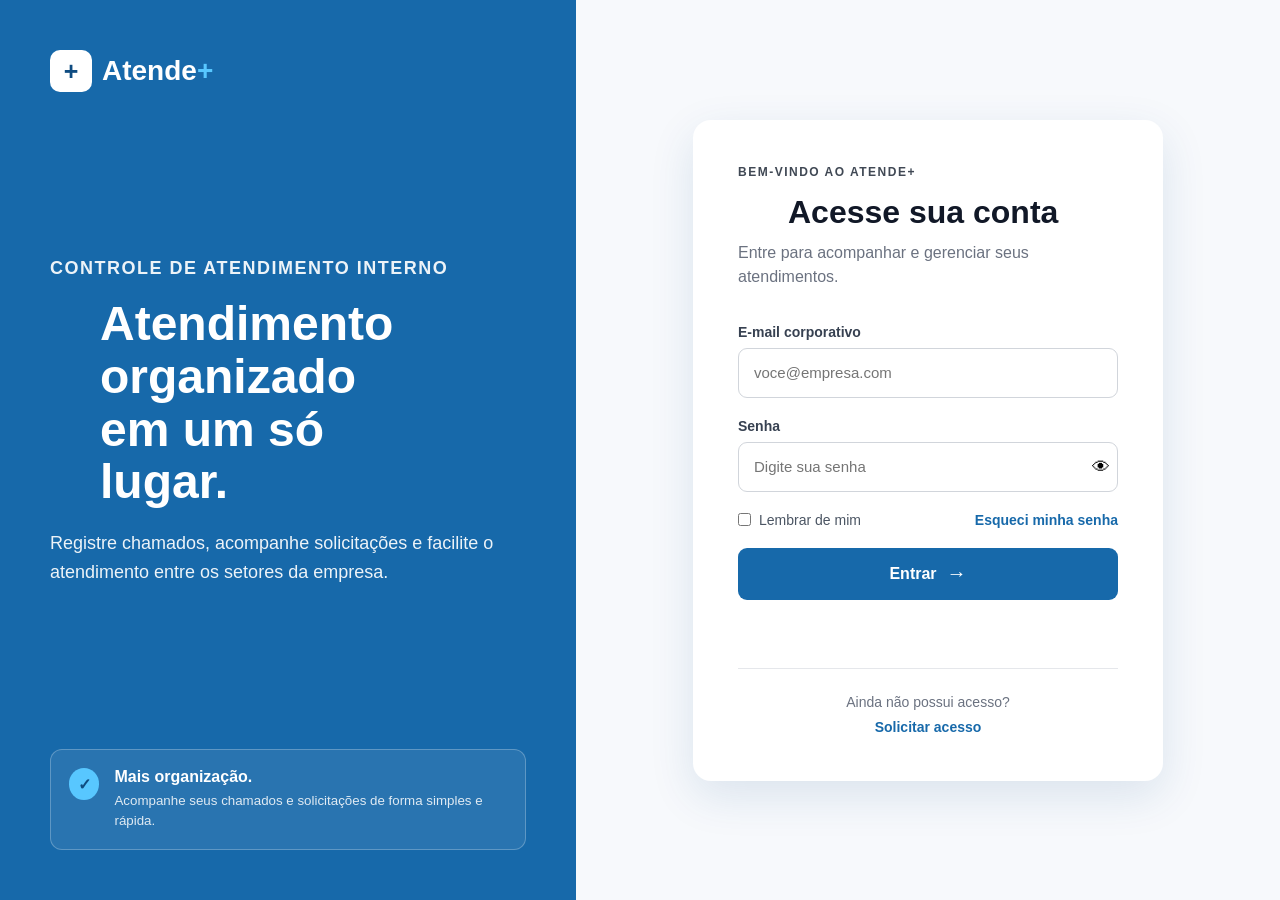
<file: index.html>
<!DOCTYPE html>
<html lang="pt-BR">

<head>
    <meta charset="UTF-8">
    <meta name="viewport" content="width=device-width, initial-scale=1.0">

    <meta name="description"
        content="Acesse o sistema de Controle de Atendimento Interno Atende+.">

    <title>Entrar | Atende+</title>

    <link rel="stylesheet" href="css/style.css">

    <script src="js/db.js" defer></script>
    <script src="js/login.js" defer></script>
</head>

<body>

    <div class="login-page">

        <aside class="login-aside">

            <a class="brand" href="index.html">
                <span class="brand-icon">+</span>
                <span>Atende<strong>+</strong></span>
            </a>

            <div class="aside-content">

                <p class="eyebrow">
                    CONTROLE DE ATENDIMENTO INTERNO
                </p>

                <h1>
                    Atendimento organizado em um só lugar.
                </h1>

                <p>
                    Registre chamados, acompanhe solicitações
                    e facilite o atendimento entre os setores da empresa.
                </p>

            </div>

            <div class="aside-info">

                <span class="info-icon">✓</span>

                <div>
                    <strong>Mais organização.</strong>

                    <small>
                        Acompanhe seus chamados e solicitações
                        de forma simples e rápida.
                    </small>
                </div>

            </div>

        </aside>

        <main class="login-main">

            <div class="login-box">

                <header class="login-header">

                    <p class="eyebrow">
                        BEM-VINDO AO ATENDE+
                    </p>

                    <h1>
                        Acesse sua conta
                    </h1>

                    <p>
                        Entre para acompanhar e gerenciar seus atendimentos.
                    </p>

                </header>

                <form class="login-form" id="login-form">

                    <div class="field">

                        <label for="email">
                            E-mail corporativo
                        </label>

                        <input
                            type="email"
                            id="email"
                            name="email"
                            placeholder="voce@empresa.com"
                            autocomplete="email"
                            required
                        >

                    </div>

                    <div class="field">

                        <label for="password">
                            Senha
                        </label>

                        <div class="password-wrapper">

                            <input
                                type="password"
                                id="password"
                                name="password"
                                placeholder="Digite sua senha"
                                autocomplete="current-password"
                                required
                            >

                            <button
                                type="button"
                                class="show-password"
                                id="show-password"
                                aria-label="Mostrar senha"
                            >
                                👁
                            </button>

                        </div>

                    </div>

                    <div class="login-options">

                        <label class="remember">

                            <input
                                type="checkbox"
                                id="remember"
                                name="remember"
                            >

                            <span>
                                Lembrar de mim
                            </span>

                        </label>

                        <a href="#" class="login-link">
                            Esqueci minha senha
                        </a>

                    </div>

                    <button
                        type="submit"
                        class="login-button"
                    >
                        Entrar
                        <span>→</span>
                    </button>

                    <p
                        class="form-message"
                        id="form-message"
                        aria-live="polite"
                    ></p>

                </form>

                <div class="register-area">

                    <p>
                        Ainda não possui acesso?
                    </p>

                    <a
                        href="cadastro.html"
                        class="register-link"
                    >
                        Solicitar acesso
                    </a>

                </div>

            </div>

        </main>

    </div>

</body>

</html>
</file>
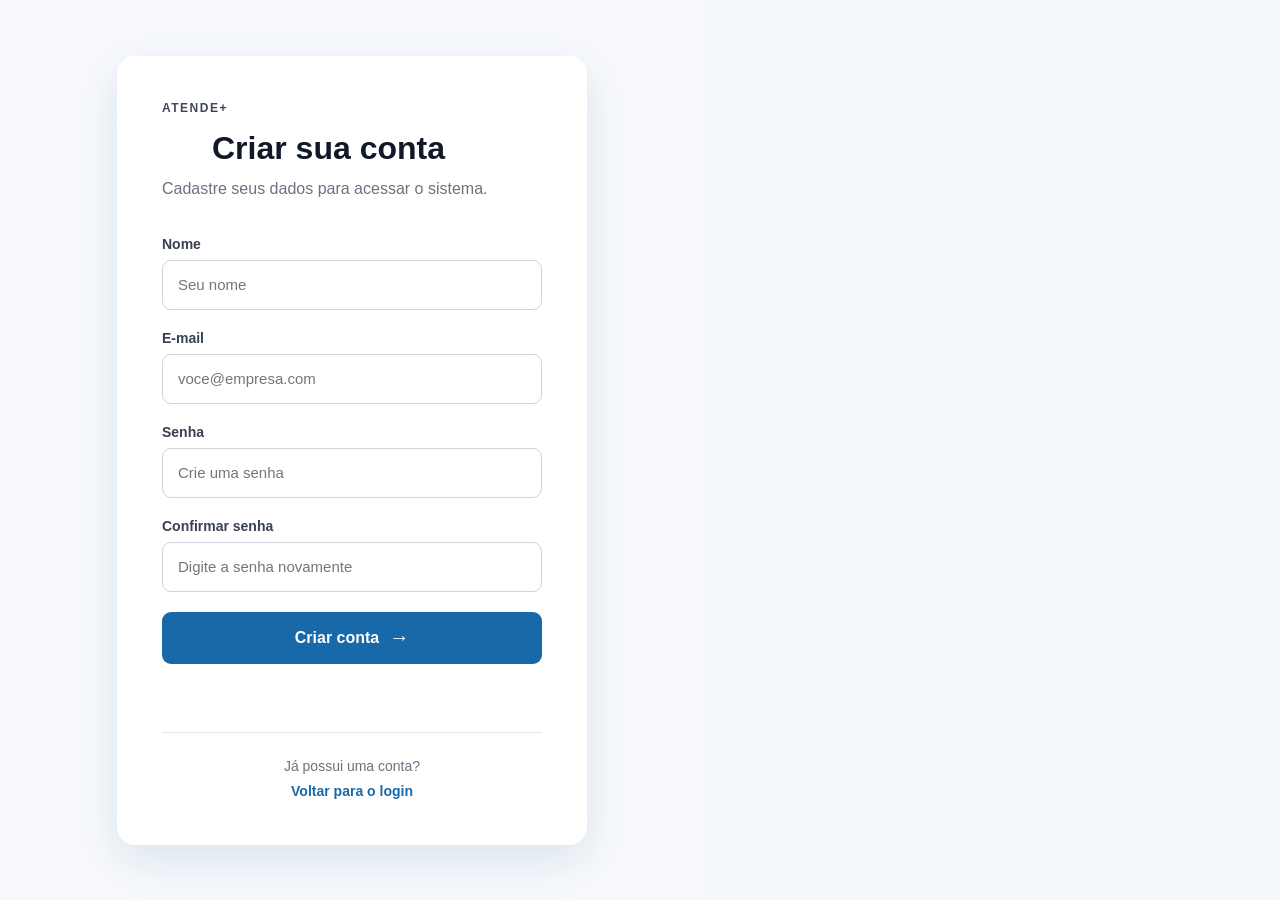
<file: cadastro.html>
<!DOCTYPE html>
<html lang="pt-BR">

<head>
    <meta charset="UTF-8">
    <meta name="viewport" content="width=device-width, initial-scale=1.0">

    <title>Criar conta | Atende+</title>

    <link rel="stylesheet" href="css/style.css">

    <script src="js/db.js" defer></script>
    <script src="js/cadastro.js" defer></script>
</head>

<body>

    <main class="login-main">

        <div class="login-box">

            <header class="login-header">

                <p class="eyebrow">
                    ATENDE+
                </p>

                <h1>
                    Criar sua conta
                </h1>

                <p>
                    Cadastre seus dados para acessar o sistema.
                </p>

            </header>

            <form id="register-form" class="login-form">

                <div class="field">

                    <label for="name">
                        Nome
                    </label>

                    <input
                        type="text"
                        id="name"
                        name="name"
                        placeholder="Seu nome"
                        autocomplete="name"
                        required
                    >

                </div>

                <div class="field">

                    <label for="email">
                        E-mail
                    </label>

                    <input
                        type="email"
                        id="email"
                        name="email"
                        placeholder="voce@empresa.com"
                        autocomplete="email"
                        required
                    >

                </div>

                <div class="field">

                    <label for="password">
                        Senha
                    </label>

                    <input
                        type="password"
                        id="password"
                        name="password"
                        placeholder="Crie uma senha"
                        autocomplete="new-password"
                        required
                    >

                </div>

                <div class="field">

                    <label for="confirm-password">
                        Confirmar senha
                    </label>

                    <input
                        type="password"
                        id="confirm-password"
                        name="confirm-password"
                        placeholder="Digite a senha novamente"
                        autocomplete="new-password"
                        required
                    >

                </div>

                <button
                    type="submit"
                    class="login-button"
                >
                    Criar conta
                    <span>→</span>
                </button>

                <p
                    id="register-message"
                    class="form-message"
                    aria-live="polite"
                ></p>

            </form>

            <div class="register-area">

                <p>
                    Já possui uma conta?
                </p>

                <a
                    href="index.html"
                    class="register-link"
                >
                    Voltar para o login
                </a>

            </div>

        </div>

    </main>

</body>

</html>
</file>
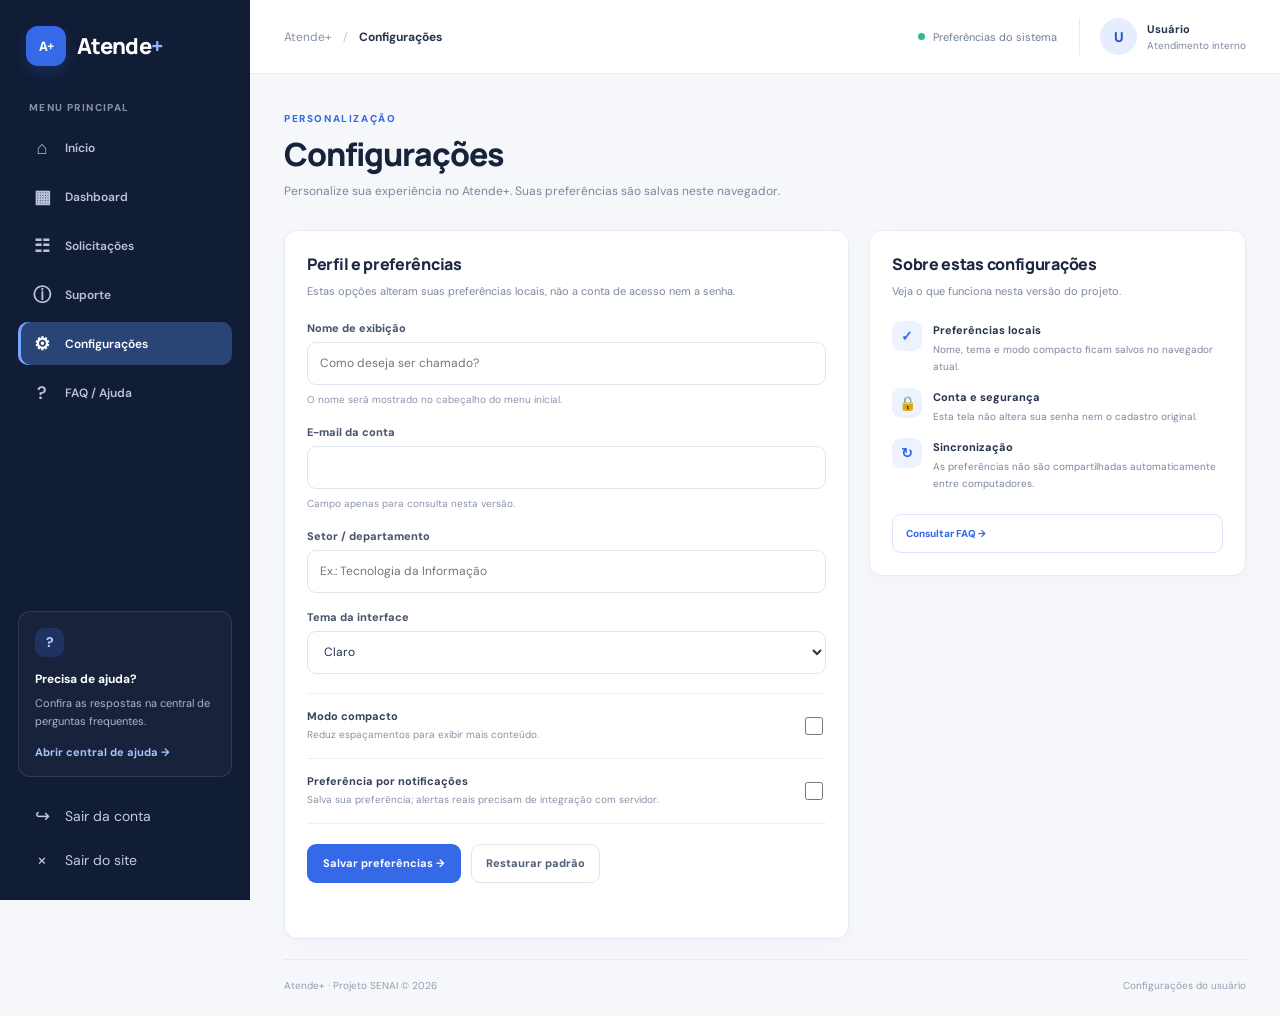
<file: configuracoes.html>
<!DOCTYPE html>
<html lang="pt-BR">

<head>
    <meta charset="UTF-8">
    <meta name="viewport" content="width=device-width, initial-scale=1.0">

    <title>Configurações | Atende+</title>

    <link rel="stylesheet" href="css/menu.css">

    <!-- Scripts da página -->
    <script src="js/logout.js" defer></script>
    <script src="js/configuracoes.js" defer></script>
</head>

<body>

    <!-- MENU LATERAL -->
    <aside class="sidebar">

        <a class="brand" href="menu.html">
            <span class="brand-icon">A+</span>
            <span>Atende<span class="brand-plus">+</span></span>
        </a>

        <p class="sidebar-label">MENU PRINCIPAL</p>

        <nav class="side-nav">

            <a href="menu.html" class="nav-item">
                <span class="nav-icon">⌂</span>
                <span>Início</span>
            </a>

            <a href="dashboard-atendimento-unificado.html" class="nav-item">
                <span class="nav-icon">▦</span>
                <span>Dashboard</span>
            </a>

            <a href="solicitacoes.html" class="nav-item">
                <span class="nav-icon">☷</span>
                <span>Solicitações</span>
            </a>

            <a href="suporte.html" class="nav-item">
                <span class="nav-icon">ⓘ</span>
                <span>Suporte</span>
            </a>

            <a href="configuracoes.html" class="nav-item active">
                <span class="nav-icon">⚙</span>
                <span>Configurações</span>
            </a>

            <a href="faq.html" class="nav-item">
                <span class="nav-icon">?</span>
                <span>FAQ / Ajuda</span>
            </a>

        </nav>

        <!-- ÁREA INFERIOR DO MENU -->
        <div class="sidebar-bottom">

            <div class="help-box">
                <div class="help-symbol">?</div>

                <strong>Precisa de ajuda?</strong>

                <p>
                    Confira as respostas na central de perguntas frequentes.
                </p>

                <a href="faq.html">Abrir central de ajuda →</a>
            </div>

            <!-- SAIR DA CONTA -->
            <button
                type="button"
                id="btnSairConta"
                class="logout-button">

                <span class="nav-icon">↪</span>
                <span>Sair da conta</span>

            </button>

            <!-- SAIR DO SITE -->
            <button
                type="button"
                id="btnSairSite"
                class="logout-button">

                <span class="nav-icon">×</span>
                <span>Sair do site</span>

            </button>

        </div>

    </aside>

    <!-- CONTEÚDO PRINCIPAL -->
    <main class="main-content">

        <!-- CABEÇALHO -->
        <header class="topbar">

            <div class="breadcrumb">
                <span>Atende+</span>
                <span class="breadcrumb-separator">/</span>
                <strong>Configurações</strong>
            </div>

            <div class="topbar-right">

                <div class="system-status">
                    <span class="online-dot"></span>
                    Preferências do sistema
                </div>

                <div class="user-profile">

                    <div class="user-avatar" id="userAvatar">
                        U
                    </div>

                    <div class="user-info">
                        <strong id="nomeUsuario">Usuário</strong>
                        <span id="emailUsuario">Atendimento interno</span>
                    </div>

                </div>

            </div>

        </header>

        <!-- CONTEÚDO DA PÁGINA -->
        <div class="page-content">

            <!-- TÍTULO -->
            <section class="page-heading">

                <div>
                    <span class="eyebrow">PERSONALIZAÇÃO</span>

                    <h1>Configurações</h1>

                    <p>
                        Personalize sua experiência no Atende+.
                        Suas preferências são salvas neste navegador.
                    </p>
                </div>

            </section>

            <div class="content-columns">

                <!-- FORMULÁRIO DE CONFIGURAÇÕES -->
                <section class="settings-card">

                    <h2>Perfil e preferências</h2>

                    <p class="card-description">
                        Estas opções alteram suas preferências locais,
                        não a conta de acesso nem a senha.
                    </p>

                    <form id="formConfiguracoes" class="settings-form">

                        <!-- NOME -->
                        <div class="settings-field">

                            <label for="nomeExibicao">
                                Nome de exibição
                            </label>

                            <input
                                type="text"
                                id="nomeExibicao"
                                maxlength="70"
                                placeholder="Como deseja ser chamado?">

                            <p class="settings-help">
                                O nome será mostrado no cabeçalho do menu inicial.
                            </p>

                        </div>

                        <!-- EMAIL -->
                        <div class="settings-field">

                            <label for="emailConta">
                                E-mail da conta
                            </label>

                            <input
                                type="email"
                                id="emailConta"
                                readonly>

                            <p class="settings-help">
                                Campo apenas para consulta nesta versão.
                            </p>

                        </div>

                        <!-- DEPARTAMENTO -->
                        <div class="settings-field">

                            <label for="departamento">
                                Setor / departamento
                            </label>

                            <input
                                type="text"
                                id="departamento"
                                maxlength="80"
                                placeholder="Ex.: Tecnologia da Informação">

                        </div>

                        <!-- TEMA -->
                        <div class="settings-field">

                            <label for="tema">
                                Tema da interface
                            </label>

                            <select id="tema">

                                <option value="claro">Claro</option>
                                <option value="escuro">Escuro</option>

                            </select>

                        </div>

                        <!-- OPÇÕES -->
                        <div class="settings-options">

                            <div class="setting-option">

                                <div>
                                    <strong>Modo compacto</strong>

                                    <p>
                                        Reduz espaçamentos para exibir mais conteúdo.
                                    </p>
                                </div>

                                <input
                                    type="checkbox"
                                    id="modoCompacto"
                                    aria-label="Ativar modo compacto">

                            </div>

                            <div class="setting-option">

                                <div>
                                    <strong>Preferência por notificações</strong>

                                    <p>
                                        Salva sua preferência; alertas reais precisam
                                        de integração com servidor.
                                    </p>
                                </div>

                                <input
                                    type="checkbox"
                                    id="notificacoes"
                                    aria-label="Preferir notificações">

                            </div>

                        </div>

                        <!-- BOTÕES -->
                        <div class="form-actions">

                            <button
                                class="primary-button"
                                type="submit">

                                Salvar preferências →

                            </button>

                            <button
                                class="secondary-action"
                                type="button"
                                id="restaurarPadrao">

                                Restaurar padrão

                            </button>

                        </div>

                        <!-- MENSAGEM -->
                        <p
                            id="mensagemConfiguracoes"
                            class="inline-message"
                            aria-live="polite">
                        </p>

                    </form>

                </section>

                <!-- INFORMAÇÕES -->
                <aside class="settings-card">

                    <h2>Sobre estas configurações</h2>

                    <p class="card-description">
                        Veja o que funciona nesta versão do projeto.
                    </p>

                    <div class="info-list">

                        <div class="info-row">

                            <span class="info-mark">✓</span>

                            <div>
                                <strong>Preferências locais</strong>

                                <p>
                                    Nome, tema e modo compacto ficam salvos
                                    no navegador atual.
                                </p>
                            </div>

                        </div>

                        <div class="info-row">

                            <span class="info-mark">🔒</span>

                            <div>
                                <strong>Conta e segurança</strong>

                                <p>
                                    Esta tela não altera sua senha
                                    nem o cadastro original.
                                </p>
                            </div>

                        </div>

                        <div class="info-row">

                            <span class="info-mark">↻</span>

                            <div>
                                <strong>Sincronização</strong>

                                <p>
                                    As preferências não são compartilhadas
                                    automaticamente entre computadores.
                                </p>
                            </div>

                        </div>

                    </div>

                    <a
                        href="faq.html"
                        class="secondary-button"
                        style="margin-top:22px">

                        Consultar FAQ →

                    </a>

                </aside>

            </div>

            <!-- RODAPÉ -->
            <footer class="page-footer">

                <span>Atende+ · Projeto SENAI © 2026</span>

                <span>Configurações do usuário</span>

            </footer>

        </div>

    </main>

</body>
</html>
</file>
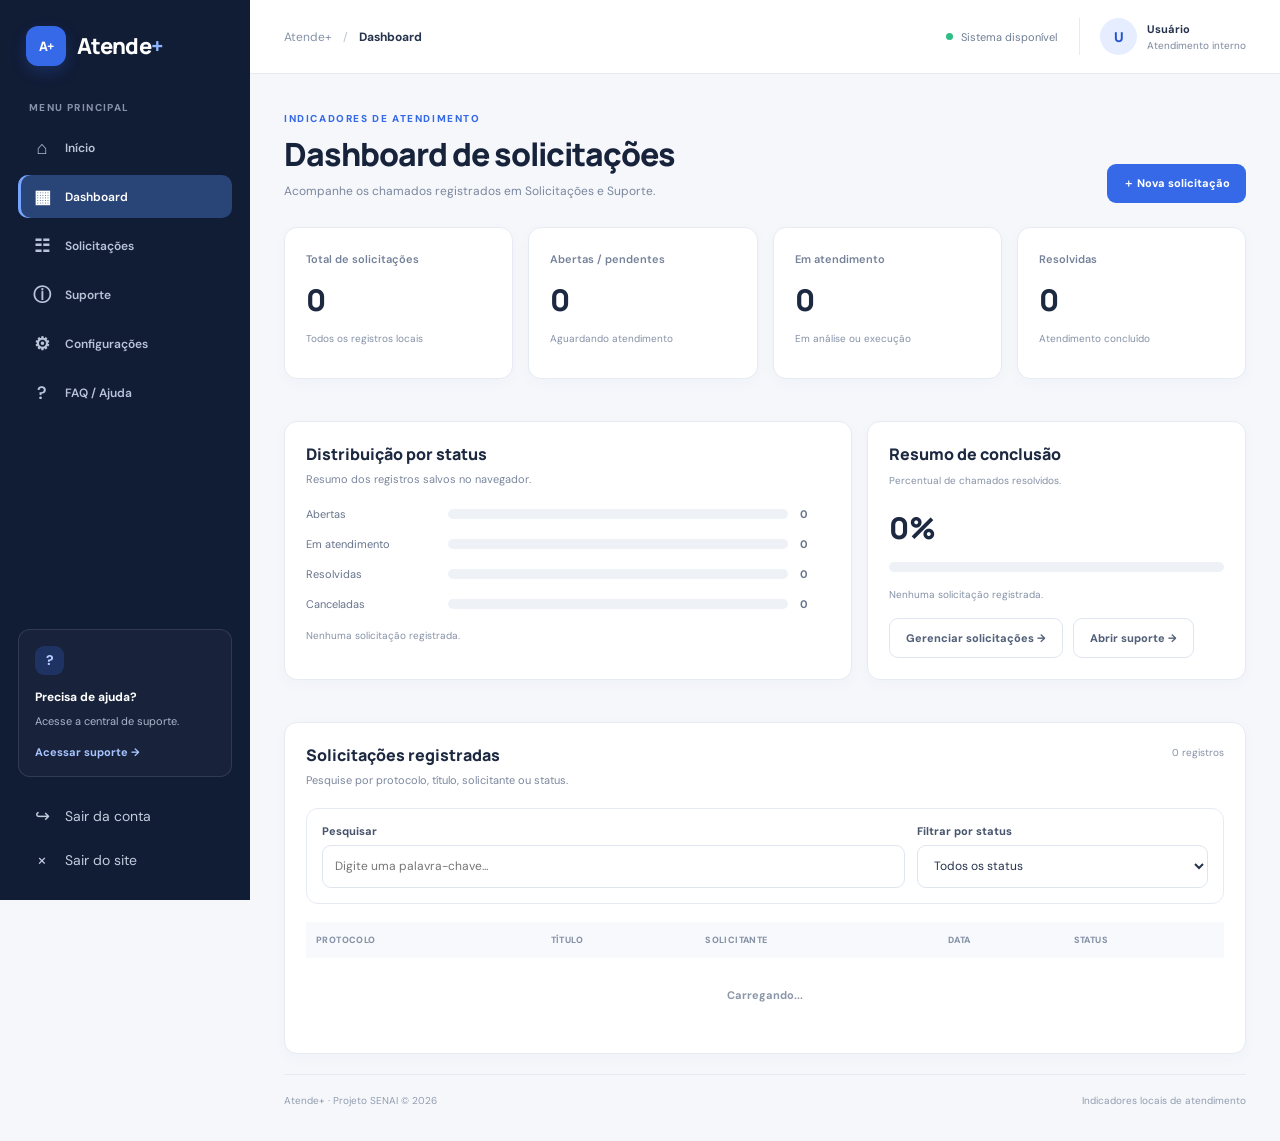
<file: dashboard-atendimento-unificado.html>
<!DOCTYPE html>
<html lang="pt-BR">
<head>
    <meta charset="UTF-8">
    <meta name="viewport" content="width=device-width, initial-scale=1.0">
    <meta name="theme-color" content="#111c35">
    <title>Dashboard | Atende+</title>

    <link rel="stylesheet" href="css/menu.css">
    <link rel="stylesheet" href="css/app-pages.css">

    <script src="js/tema-compartilhado.js" defer></script>
    <script src="js/logout.js" defer></script>
    <script src="js/dashboard.js" defer></script>
</head>

<body>
    <aside class="sidebar">
        <a class="brand" href="menu.html">
            <span class="brand-icon">A+</span>
            <span>Atende<span class="brand-plus">+</span></span>
        </a>

        <p class="sidebar-label">MENU PRINCIPAL</p>

        <nav class="side-nav" aria-label="Menu principal">
            <a href="menu.html" class="nav-item">
                <span class="nav-icon">⌂</span><span>Início</span>
            </a>

            <a href="dashboard-atendimento-unificado.html" class="nav-item active" aria-current="page">
                <span class="nav-icon">▦</span><span>Dashboard</span>
            </a>

            <a href="solicitacoes.html" class="nav-item">
                <span class="nav-icon">☷</span><span>Solicitações</span>
            </a>

            <a href="suporte.html" class="nav-item">
                <span class="nav-icon">ⓘ</span><span>Suporte</span>
            </a>

            <a href="configuracoes.html" class="nav-item">
                <span class="nav-icon">⚙</span><span>Configurações</span>
            </a>

            <a href="faq.html" class="nav-item">
                <span class="nav-icon">?</span><span>FAQ / Ajuda</span>
            </a>
        </nav>

        <div class="sidebar-bottom">
            <div class="help-box">
                <div class="help-symbol">?</div>
                <strong>Precisa de ajuda?</strong>
                <p>Acesse a central de suporte.</p>
                <a href="suporte.html">Acessar suporte →</a>
            </div>

            <button type="button" id="btnSairConta" class="logout-button">
                <span class="nav-icon">↪</span>
                <span>Sair da conta</span>
            </button>

            <button type="button" id="btnSairSite" class="logout-button">
                <span class="nav-icon">×</span>
                <span>Sair do site</span>
            </button>
        </div>
    </aside>

    <main class="main-content">
        <header class="topbar">
            <div class="breadcrumb">
                <span>Atende+</span>
                <span class="breadcrumb-separator">/</span>
                <strong>Dashboard</strong>
            </div>

            <div class="topbar-right">
                <div class="system-status">
                    <span class="online-dot"></span>
                    Sistema disponível
                </div>

                <div class="user-profile">
                    <div class="user-avatar" id="userAvatar">U</div>
                    <div class="user-info">
                        <strong id="nomeUsuario">Usuário</strong>
                        <span id="emailUsuario">Atendimento interno</span>
                    </div>
                </div>
            </div>
        </header>

        <div class="app-content">
            <section class="app-heading">
                <div>
                    <span class="eyebrow">INDICADORES DE ATENDIMENTO</span>
                    <h1>Dashboard de solicitações</h1>
                    <p>Acompanhe os chamados registrados em Solicitações e Suporte.</p>
                </div>

                <a class="app-button" href="solicitacoes.html">＋ Nova solicitação</a>
            </section>

            <section class="app-grid dashboard-stats" aria-label="Indicadores">
                <article class="app-card">
                    <span class="app-stat-label">Total de solicitações</span>
                    <strong id="totalSolicitacoes" class="app-stat-number">0</strong>
                    <p class="app-muted">Todos os registros locais</p>
                </article>

                <article class="app-card">
                    <span class="app-stat-label">Abertas / pendentes</span>
                    <strong id="totalAbertas" class="app-stat-number">0</strong>
                    <p class="app-muted">Aguardando atendimento</p>
                </article>

                <article class="app-card">
                    <span class="app-stat-label">Em atendimento</span>
                    <strong id="totalAndamento" class="app-stat-number">0</strong>
                    <p class="app-muted">Em análise ou execução</p>
                </article>

                <article class="app-card">
                    <span class="app-stat-label">Resolvidas</span>
                    <strong id="totalResolvidas" class="app-stat-number">0</strong>
                    <p class="app-muted">Atendimento concluído</p>
                </article>
            </section>

            <section class="app-grid dashboard-summary">
                <article class="app-card">
                    <div class="app-card-heading">
                        <div>
                            <h2>Distribuição por status</h2>
                            <p class="app-muted">Resumo dos registros salvos no navegador.</p>
                        </div>
                    </div>

                    <div class="app-chart-row">
                        <span>Abertas</span>
                        <div class="app-track"><div class="app-fill" id="barraAberta"></div></div>
                        <strong id="qtdAberta">0</strong>
                    </div>

                    <div class="app-chart-row">
                        <span>Em atendimento</span>
                        <div class="app-track"><div class="app-fill" id="barraAndamento"></div></div>
                        <strong id="qtdAndamento">0</strong>
                    </div>

                    <div class="app-chart-row">
                        <span>Resolvidas</span>
                        <div class="app-track"><div class="app-fill" id="barraResolvida"></div></div>
                        <strong id="qtdResolvida">0</strong>
                    </div>

                    <div class="app-chart-row">
                        <span>Canceladas</span>
                        <div class="app-track"><div class="app-fill" id="barraCancelada"></div></div>
                        <strong id="qtdCancelada">0</strong>
                    </div>

                    <p id="notaDashboard" class="app-muted">Nenhuma solicitação registrada.</p>
                </article>

                <article class="app-card">
                    <h2>Resumo de conclusão</h2>
                    <p class="app-muted" style="margin:7px 0 18px">
                        Percentual de chamados resolvidos.
                    </p>

                    <strong id="taxaConclusao" class="app-stat-number">0%</strong>

                    <div class="app-track" style="margin:14px 0">
                        <div class="app-fill" id="barraConclusao"></div>
                    </div>

                    <p id="textoConclusao" class="app-muted">Nenhuma solicitação registrada.</p>

                    <div class="app-quicklinks">
                        <a class="app-button secondary" href="solicitacoes.html">Gerenciar solicitações →</a>
                        <a class="app-button secondary" href="suporte.html">Abrir suporte →</a>
                    </div>
                </article>
            </section>

            <section class="app-card">
                <div class="app-card-heading">
                    <div>
                        <h2>Solicitações registradas</h2>
                        <p>Pesquise por protocolo, título, solicitante ou status.</p>
                    </div>

                    <span id="contadorResultados" class="app-muted">0 registros</span>
                </div>

                <div class="app-filter">
                    <div class="app-field">
                        <label for="buscaDashboard">Pesquisar</label>
                        <input id="buscaDashboard" type="search" placeholder="Digite uma palavra-chave...">
                    </div>

                    <div class="app-field">
                        <label for="filtroStatus">Filtrar por status</label>
                        <select id="filtroStatus">
                            <option value="">Todos os status</option>
                            <option value="aberta">Aberta / Pendente</option>
                            <option value="andamento">Em atendimento</option>
                            <option value="resolvida">Resolvida</option>
                            <option value="cancelada">Cancelada</option>
                        </select>
                    </div>
                </div>

                <div class="app-table-wrap">
                    <table class="app-table">
                        <thead>
                            <tr>
                                <th>Protocolo</th>
                                <th>Título</th>
                                <th>Solicitante</th>
                                <th>Data</th>
                                <th>Status</th>
                            </tr>
                        </thead>

                        <tbody id="tabelaDashboard">
                            <tr>
                                <td colspan="5" class="empty-state">Carregando...</td>
                            </tr>
                        </tbody>
                    </table>
                </div>
            </section>

            <footer class="page-footer">
                <span>Atende+ · Projeto SENAI © 2026</span>
                <span>Indicadores locais de atendimento</span>
            </footer>
        </div>
    </main>
</body>
</html>
</file>
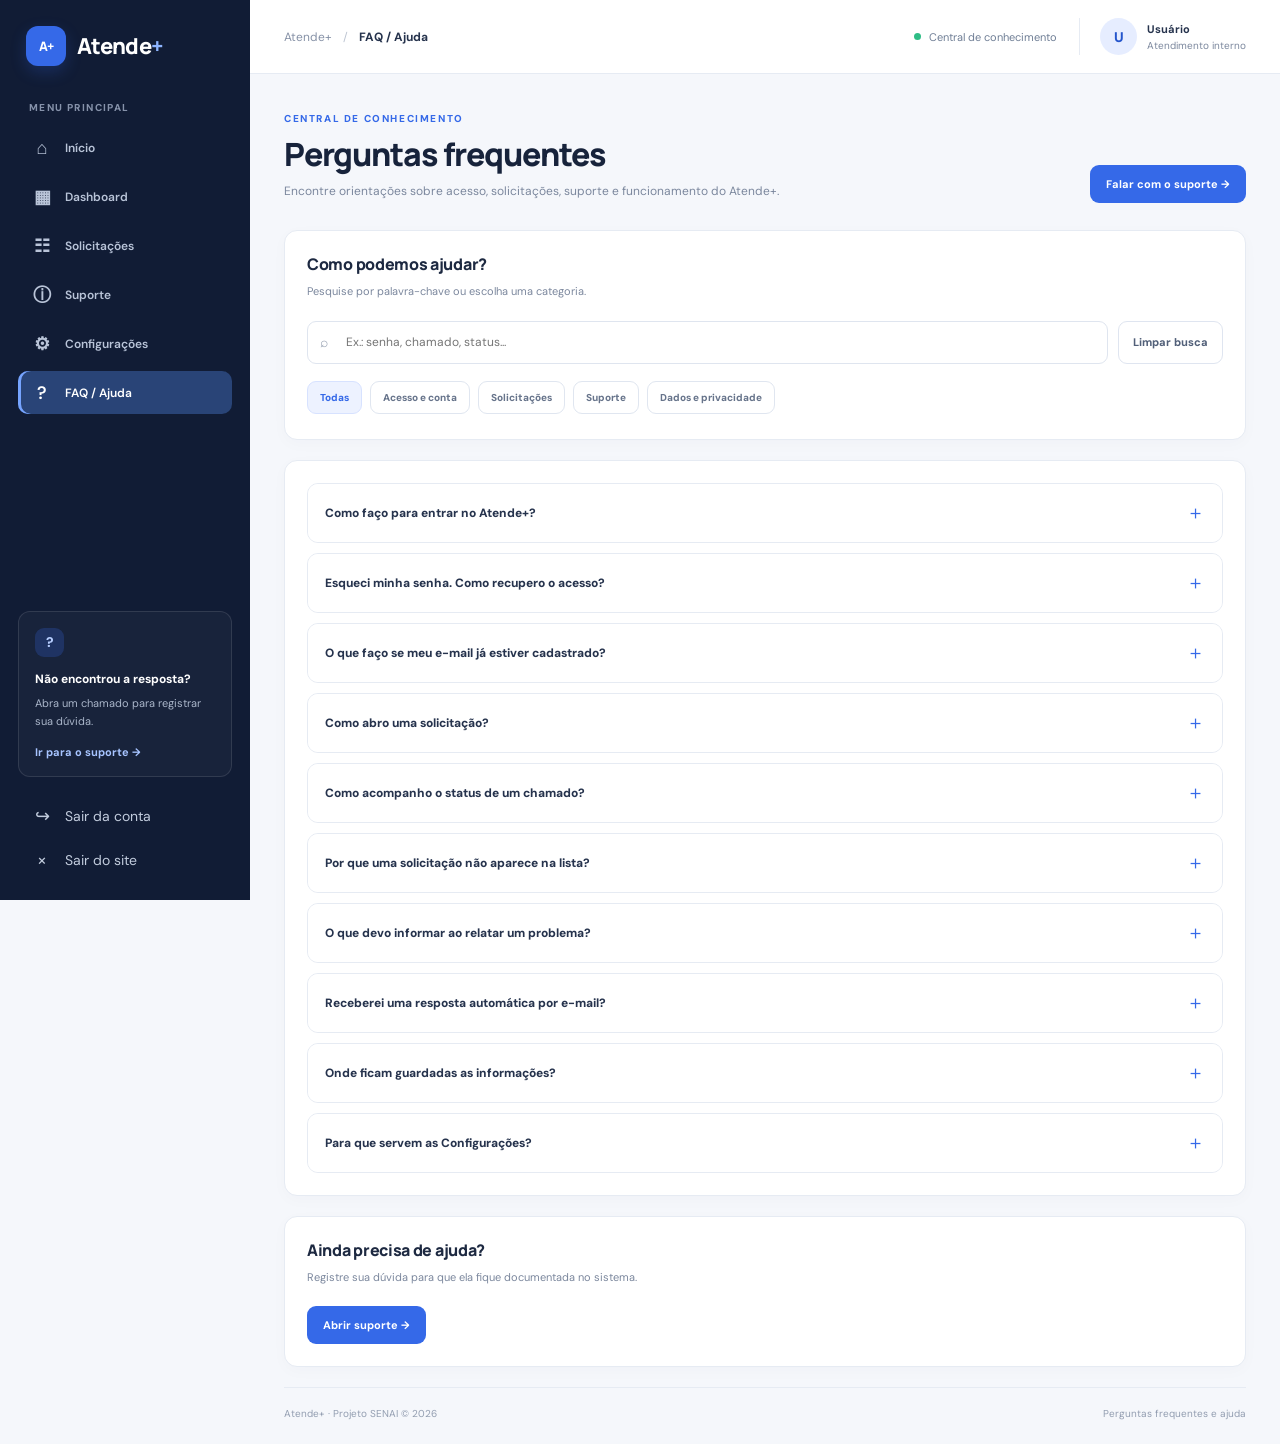
<file: faq.html>
<!DOCTYPE html>
<html lang="pt-BR">
<head>
    <meta charset="UTF-8">
    <meta name="viewport" content="width=device-width, initial-scale=1.0">
    <title>FAQ e Ajuda | Atende+</title>

    <link rel="stylesheet" href="css/menu.css">

    <script src="js/logout.js" defer></script>
    <script src="js/faq.js" defer></script>
</head>

<body>
    <aside class="sidebar">
        <a class="brand" href="menu.html">
            <span class="brand-icon">A+</span>
            <span>Atende<span class="brand-plus">+</span></span>
        </a>

        <p class="sidebar-label">MENU PRINCIPAL</p>

        <nav class="side-nav">
            <a href="menu.html" class="nav-item">
                <span class="nav-icon">⌂</span><span>Início</span>
            </a>

            <a href="dashboard-atendimento-unificado.html" class="nav-item">
                <span class="nav-icon">▦</span><span>Dashboard</span>
            </a>

            <a href="solicitacoes.html" class="nav-item">
                <span class="nav-icon">☷</span><span>Solicitações</span>
            </a>

            <a href="suporte.html" class="nav-item">
                <span class="nav-icon">ⓘ</span><span>Suporte</span>
            </a>

            <a href="configuracoes.html" class="nav-item">
                <span class="nav-icon">⚙</span><span>Configurações</span>
            </a>

            <a href="faq.html" class="nav-item active">
                <span class="nav-icon">?</span><span>FAQ / Ajuda</span>
            </a>
        </nav>

        <div class="sidebar-bottom">
            <div class="help-box">
                <div class="help-symbol">?</div>
                <strong>Não encontrou a resposta?</strong>
                <p>Abra um chamado para registrar sua dúvida.</p>
                <a href="suporte.html">Ir para o suporte →</a>
            </div>

            <button type="button" id="btnSairConta" class="logout-button">
                <span class="nav-icon">↪</span>
                <span>Sair da conta</span>
            </button>

            <button type="button" id="btnSairSite" class="logout-button">
                <span class="nav-icon">×</span>
                <span>Sair do site</span>
            </button>
        </div>
    </aside>

    <main class="main-content">
        <header class="topbar">
            <div class="breadcrumb">
                <span>Atende+</span>
                <span class="breadcrumb-separator">/</span>
                <strong>FAQ / Ajuda</strong>
            </div>

            <div class="topbar-right">
                <div class="system-status">
                    <span class="online-dot"></span>
                    Central de conhecimento
                </div>

                <div class="user-profile">
                    <div class="user-avatar" id="userAvatar">U</div>

                    <div class="user-info">
                        <strong id="nomeUsuario">Usuário</strong>
                        <span id="emailUsuario">Atendimento interno</span>
                    </div>
                </div>
            </div>
        </header>

        <div class="page-content">
            <section class="page-heading">
                <div>
                    <span class="eyebrow">CENTRAL DE CONHECIMENTO</span>
                    <h1>Perguntas frequentes</h1>
                    <p>Encontre orientações sobre acesso, solicitações, suporte e funcionamento do Atende+.</p>
                </div>

                <a class="primary-button" href="suporte.html">Falar com o suporte →</a>
            </section>

            <section class="faq-card">
                <h2>Como podemos ajudar?</h2>
                <p class="card-description">Pesquise por palavra-chave ou escolha uma categoria.</p>

                <div class="faq-tools">
                    <label class="search-field">
                        <span aria-hidden="true">⌕</span>

                        <input
                            id="buscaFaq"
                            type="search"
                            placeholder="Ex.: senha, chamado, status..."
                            aria-label="Pesquisar perguntas frequentes">
                    </label>

                    <button type="button" id="limparBusca" class="secondary-action">
                        Limpar busca
                    </button>
                </div>

                <div class="faq-categories">
                    <button type="button" class="faq-filter active" data-categoria="todas">Todas</button>
                    <button type="button" class="faq-filter" data-categoria="acesso">Acesso e conta</button>
                    <button type="button" class="faq-filter" data-categoria="solicitacoes">Solicitações</button>
                    <button type="button" class="faq-filter" data-categoria="suporte">Suporte</button>
                    <button type="button" class="faq-filter" data-categoria="dados">Dados e privacidade</button>
                </div>
            </section>

            <section class="faq-card">
                <div class="faq-list" id="listaFaq">

                    <article class="faq-item" data-categoria="acesso" data-texto="login entrar conta senha acesso cadastro">
                        <button type="button" class="faq-question" aria-expanded="false">
                            <span>Como faço para entrar no Atende+?</span>
                            <span class="plus">＋</span>
                        </button>

                        <div class="faq-answer">
                            Abra a página de login, informe o e-mail e a senha cadastrados e selecione Entrar. Se a conta ainda não existir, use a opção de cadastro disponível na tela.
                        </div>
                    </article>

                    <article class="faq-item" data-categoria="acesso" data-texto="esqueci senha recuperar acesso">
                        <button type="button" class="faq-question" aria-expanded="false">
                            <span>Esqueci minha senha. Como recupero o acesso?</span>
                            <span class="plus">＋</span>
                        </button>

                        <div class="faq-answer">
                            Nesta versão estática, a recuperação de senha ainda precisa ser conectada a um backend. Um fluxo real deve validar a identidade por e-mail e permitir redefinição segura.
                        </div>
                    </article>

                    <article class="faq-item" data-categoria="acesso" data-texto="cadastro criar conta e-mail duplicado">
                        <button type="button" class="faq-question" aria-expanded="false">
                            <span>O que faço se meu e-mail já estiver cadastrado?</span>
                            <span class="plus">＋</span>
                        </button>

                        <div class="faq-answer">
                            Verifique se já criou uma conta usando esse endereço. Se o problema continuar, procure o responsável pelo sistema ou registre a dificuldade na página Suporte.
                        </div>
                    </article>

                    <article class="faq-item" data-categoria="solicitacoes" data-texto="abrir criar chamado solicitação protocolo">
                        <button type="button" class="faq-question" aria-expanded="false">
                            <span>Como abro uma solicitação?</span>
                            <span class="plus">＋</span>
                        </button>

                        <div class="faq-answer">
                            Acesse Solicitações para preencher o formulário de registro. Na página Suporte também é possível registrar dúvidas e problemas técnicos.
                        </div>
                    </article>

                    <article class="faq-item" data-categoria="solicitacoes" data-texto="acompanhar consultar status pendente andamento resolvido">
                        <button type="button" class="faq-question" aria-expanded="false">
                            <span>Como acompanho o status de um chamado?</span>
                            <span class="plus">＋</span>
                        </button>

                        <div class="faq-answer">
                            Consulte a tabela da página Solicitações. O status pode aparecer como Aberto, Em Atendimento, Resolvido ou outro estado adotado pelo projeto.
                        </div>
                    </article>

                    <article class="faq-item" data-categoria="solicitacoes" data-texto="chamado não aparece lista dados localstorage navegador">
                        <button type="button" class="faq-question" aria-expanded="false">
                            <span>Por que uma solicitação não aparece na lista?</span>
                            <span class="plus">＋</span>
                        </button>

                        <div class="faq-answer">
                            Confira se o registro foi salvo e se as páginas usam a mesma chave do localStorage. Os dados locais ficam vinculados ao mesmo navegador e à mesma origem; não são automaticamente compartilhados entre computadores.
                        </div>
                    </article>

                    <article class="faq-item" data-categoria="suporte" data-texto="problema técnico erro falha suporte relatar">
                        <button type="button" class="faq-question" aria-expanded="false">
                            <span>O que devo informar ao relatar um problema?</span>
                            <span class="plus">＋</span>
                        </button>

                        <div class="faq-answer">
                            Descreva o que estava tentando fazer, as etapas realizadas, o resultado esperado, o que aconteceu e qualquer mensagem de erro. Evite incluir senhas ou dados sensíveis.
                        </div>
                    </article>

                    <article class="faq-item" data-categoria="suporte" data-texto="prazo resposta atendimento equipe e-mail notificação">
                        <button type="button" class="faq-question" aria-expanded="false">
                            <span>Receberei uma resposta automática por e-mail?</span>
                            <span class="plus">＋</span>
                        </button>

                        <div class="faq-answer">
                            Não nesta versão apenas de HTML, CSS e JavaScript local. Para enviar e-mails ou alertas, será necessária uma integração com servidor ou serviço de mensagens.
                        </div>
                    </article>

                    <article class="faq-item" data-categoria="dados" data-texto="dados localstorage limpar navegador outro computador privacidade">
                        <button type="button" class="faq-question" aria-expanded="false">
                            <span>Onde ficam guardadas as informações?</span>
                            <span class="plus">＋</span>
                        </button>

                        <div class="faq-answer">
                            As informações desta versão ficam no localStorage do navegador. Elas podem não aparecer em outro navegador ou computador, e limpar os dados do site pode apagá-las. Evite usar dados reais sensíveis nesta versão de demonstração.
                        </div>
                    </article>

                    <article class="faq-item" data-categoria="dados" data-texto="configurações tema nome compacto preferências navegador">
                        <button type="button" class="faq-question" aria-expanded="false">
                            <span>Para que servem as Configurações?</span>
                            <span class="plus">＋</span>
                        </button>

                        <div class="faq-answer">
                            A página Configurações permite salvar preferências locais, como nome de exibição, tema visual e modo compacto. Essas preferências não alteram os dados de cadastro da conta.
                        </div>
                    </article>

                </div>

                <p id="semResultadosFaq" class="faq-empty" hidden>
                    Nenhuma pergunta corresponde à sua busca. Experimente outra palavra ou fale com o suporte.
                </p>
            </section>

            <section class="faq-card">
                <h2>Ainda precisa de ajuda?</h2>
                <p class="card-description">Registre sua dúvida para que ela fique documentada no sistema.</p>
                <a href="suporte.html" class="primary-button">Abrir suporte →</a>
            </section>

            <footer class="page-footer">
                <span>Atende+ · Projeto SENAI © 2026</span>
                <span>Perguntas frequentes e ajuda</span>
            </footer>
        </div>
    </main>
</body>
</html>
</file>
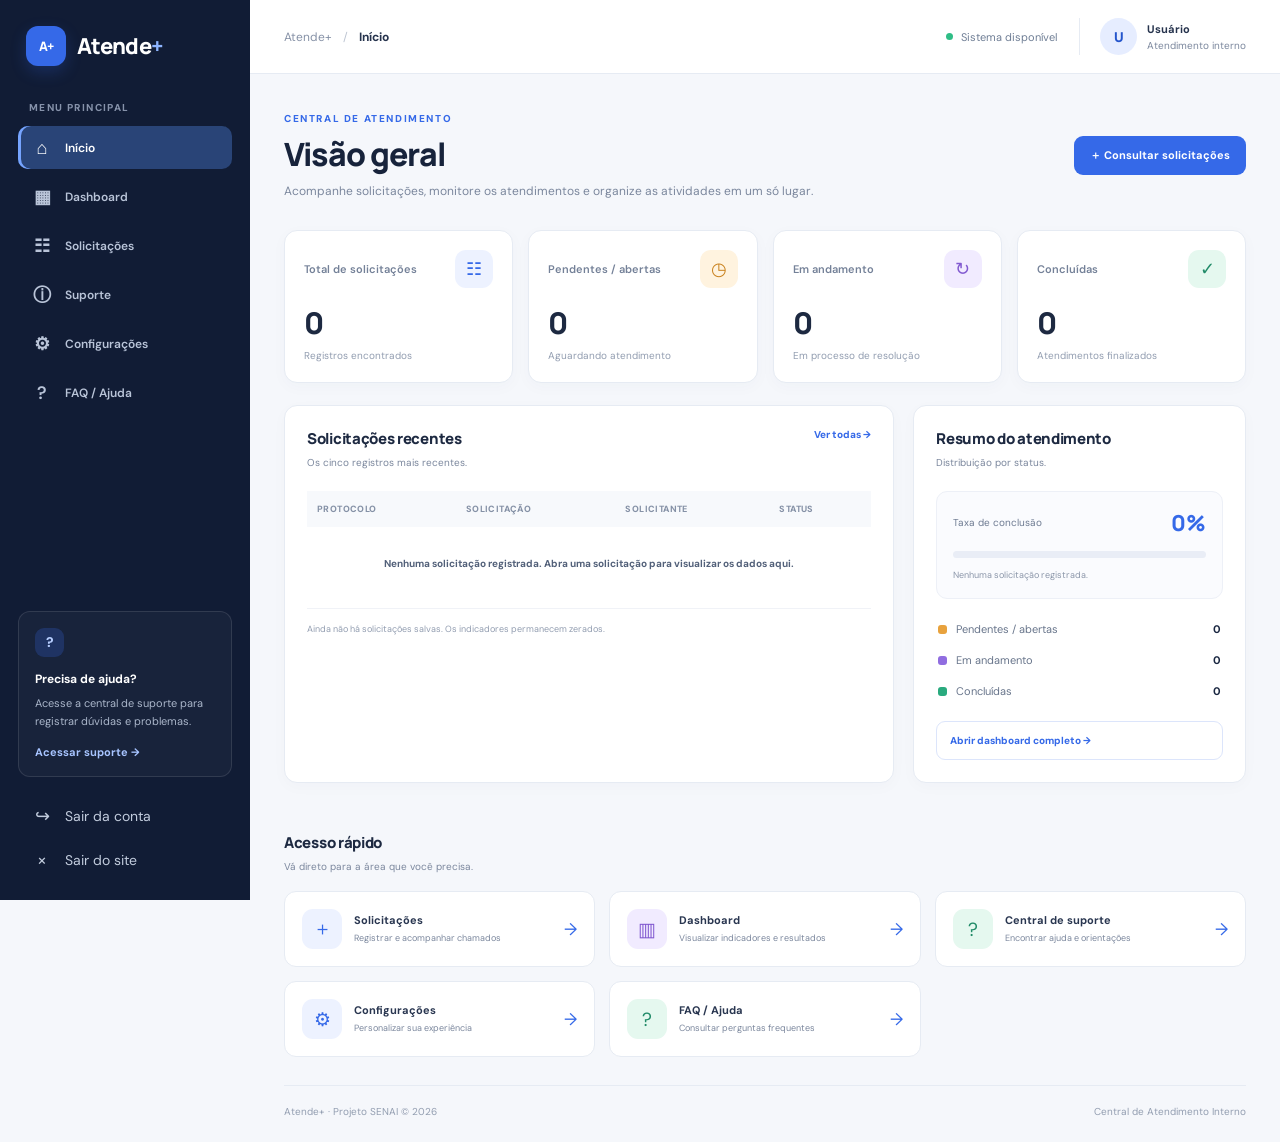
<file: menu.html>
<!DOCTYPE html>
<html lang="pt-BR">
<head>
    <meta charset="UTF-8">
    <meta name="viewport" content="width=device-width, initial-scale=1.0">
    <meta name="theme-color" content="#111c35">
    <title>Início | Atende+</title>

    <link rel="stylesheet" href="css/menu.css">

    <script src="js/logout.js" defer></script>
    <script src="js/menu.js" defer></script>
</head>

<body>
    <aside class="sidebar">
        <a class="brand" href="menu.html">
            <span class="brand-icon">A+</span>
            <span>Atende<span class="brand-plus">+</span></span>
        </a>

        <p class="sidebar-label">MENU PRINCIPAL</p>

        <nav class="side-nav" aria-label="Menu principal">
            <a href="menu.html" class="nav-item active">
                <span class="nav-icon">⌂</span><span>Início</span>
            </a>

            <a href="dashboard-atendimento-unificado.html" class="nav-item">
                <span class="nav-icon">▦</span><span>Dashboard</span>
            </a>

            <a href="solicitacoes.html" class="nav-item">
                <span class="nav-icon">☷</span><span>Solicitações</span>
            </a>

            <a href="suporte.html" class="nav-item">
                <span class="nav-icon">ⓘ</span><span>Suporte</span>
            </a>

            <a href="configuracoes.html" class="nav-item">
                <span class="nav-icon">⚙</span><span>Configurações</span>
            </a>

            <a href="faq.html" class="nav-item">
                <span class="nav-icon">?</span><span>FAQ / Ajuda</span>
            </a>
        </nav>

        <div class="sidebar-bottom">
            <div class="help-box">
                <div class="help-symbol">?</div>
                <strong>Precisa de ajuda?</strong>
                <p>Acesse a central de suporte para registrar dúvidas e problemas.</p>
                <a href="suporte.html">Acessar suporte →</a>
            </div>

            <button type="button" id="btnSairConta" class="logout-button">
                <span class="nav-icon">↪</span>
                <span>Sair da conta</span>
            </button>

            <button type="button" id="btnSairSite" class="logout-button">
                <span class="nav-icon">×</span>
                <span>Sair do site</span>
            </button>
        </div>
    </aside>

    <main class="main-content">
        <header class="topbar">
            <div class="breadcrumb">
                <span>Atende+</span>
                <span class="breadcrumb-separator">/</span>
                <strong>Início</strong>
            </div>

            <div class="topbar-right">
                <div class="system-status">
                    <span class="online-dot"></span>
                    <span>Sistema disponível</span>
                </div>

                <div class="user-profile">
                    <div class="user-avatar" id="userAvatar">U</div>

                    <div class="user-info">
                        <strong id="nomeUsuario">Usuário</strong>
                        <span id="emailUsuario">Atendimento interno</span>
                    </div>
                </div>
            </div>
        </header>

        <div class="page-content">
            <section class="welcome-section">
                <div>
                    <span class="eyebrow">CENTRAL DE ATENDIMENTO</span>
                    <h1>Visão geral</h1>
                    <p>
                        Acompanhe solicitações, monitore os atendimentos
                        e organize as atividades em um só lugar.
                    </p>
                </div>

                <a class="primary-button" href="solicitacoes.html">
                    ＋ Consultar solicitações
                </a>
            </section>

            <section class="stats-grid">
                <article class="stat-card">
                    <div class="stat-top">
                        <span class="stat-label">Total de solicitações</span>
                        <span class="stat-icon icon-blue">☷</span>
                    </div>
                    <strong class="stat-number" id="totalSolicitacoes">0</strong>
                    <span class="stat-description">Registros encontrados</span>
                </article>

                <article class="stat-card">
                    <div class="stat-top">
                        <span class="stat-label">Pendentes / abertas</span>
                        <span class="stat-icon icon-orange">◷</span>
                    </div>
                    <strong class="stat-number" id="totalPendentes">0</strong>
                    <span class="stat-description">Aguardando atendimento</span>
                </article>

                <article class="stat-card">
                    <div class="stat-top">
                        <span class="stat-label">Em andamento</span>
                        <span class="stat-icon icon-purple">↻</span>
                    </div>
                    <strong class="stat-number" id="totalAndamento">0</strong>
                    <span class="stat-description">Em processo de resolução</span>
                </article>

                <article class="stat-card">
                    <div class="stat-top">
                        <span class="stat-label">Concluídas</span>
                        <span class="stat-icon icon-green">✓</span>
                    </div>
                    <strong class="stat-number" id="totalConcluidas">0</strong>
                    <span class="stat-description">Atendimentos finalizados</span>
                </article>
            </section>

            <section class="content-grid">
                <article class="panel">
                    <div class="panel-heading">
                        <div>
                            <h2>Solicitações recentes</h2>
                            <p>Os cinco registros mais recentes.</p>
                        </div>
                        <a href="solicitacoes.html" class="text-link">Ver todas →</a>
                    </div>

                    <div class="table-wrapper">
                        <table>
                            <thead>
                                <tr>
                                    <th>Protocolo</th>
                                    <th>Solicitação</th>
                                    <th>Solicitante</th>
                                    <th>Status</th>
                                </tr>
                            </thead>

                            <tbody id="listaRecentes">
                                <tr>
                                    <td colspan="4" class="empty-state">
                                        Carregando solicitações...
                                    </td>
                                </tr>
                            </tbody>
                        </table>
                    </div>

                    <p id="avisoDados" class="data-note" aria-live="polite">
                        Os indicadores serão atualizados com os registros salvos.
                    </p>
                </article>

                <article class="panel">
                    <div class="panel-heading">
                        <div>
                            <h2>Resumo do atendimento</h2>
                            <p>Distribuição por status.</p>
                        </div>
                    </div>

                    <div class="completion-summary">
                        <div class="completion-heading">
                            <span class="summary-label">Taxa de conclusão</span>
                            <strong id="taxaConclusao">0%</strong>
                        </div>

                        <div
                            class="progress-track"
                            id="progressoConclusao"
                            role="progressbar"
                            aria-label="Taxa de conclusão"
                            aria-valuemin="0"
                            aria-valuemax="100"
                            aria-valuenow="0">

                            <div id="barraConclusao" class="progress-value"></div>
                        </div>

                        <p id="textoConclusao">Nenhuma solicitação registrada.</p>
                    </div>

                    <div class="distribution">
                        <div class="distribution-row">
                            <span><i class="legend-dot dot-orange"></i>Pendentes / abertas</span>
                            <strong id="resumoPendentes">0</strong>
                        </div>

                        <div class="distribution-row">
                            <span><i class="legend-dot dot-purple"></i>Em andamento</span>
                            <strong id="resumoAndamento">0</strong>
                        </div>

                        <div class="distribution-row">
                            <span><i class="legend-dot dot-green"></i>Concluídas</span>
                            <strong id="resumoConcluidas">0</strong>
                        </div>
                    </div>

                    <a
                        href="dashboard-atendimento-unificado.html"
                        class="secondary-button">
                        Abrir dashboard completo →
                    </a>
                </article>
            </section>

            <section class="shortcuts-section">
                <div class="section-title">
                    <h2>Acesso rápido</h2>
                    <p>Vá direto para a área que você precisa.</p>
                </div>

                <div class="shortcuts-grid">
                    <a href="solicitacoes.html" class="shortcut-card">
                        <span class="shortcut-icon icon-blue">＋</span>
                        <span class="shortcut-copy">
                            <strong>Solicitações</strong>
                            <small>Registrar e acompanhar chamados</small>
                        </span>
                        <span class="shortcut-arrow">→</span>
                    </a>

                    <a href="dashboard-atendimento-unificado.html" class="shortcut-card">
                        <span class="shortcut-icon icon-purple">▥</span>
                        <span class="shortcut-copy">
                            <strong>Dashboard</strong>
                            <small>Visualizar indicadores e resultados</small>
                        </span>
                        <span class="shortcut-arrow">→</span>
                    </a>

                    <a href="suporte.html" class="shortcut-card">
                        <span class="shortcut-icon icon-green">?</span>
                        <span class="shortcut-copy">
                            <strong>Central de suporte</strong>
                            <small>Encontrar ajuda e orientações</small>
                        </span>
                        <span class="shortcut-arrow">→</span>
                    </a>

                    <a href="configuracoes.html" class="shortcut-card">
                        <span class="shortcut-icon icon-blue">⚙</span>
                        <span class="shortcut-copy">
                            <strong>Configurações</strong>
                            <small>Personalizar sua experiência</small>
                        </span>
                        <span class="shortcut-arrow">→</span>
                    </a>

                    <a href="faq.html" class="shortcut-card">
                        <span class="shortcut-icon icon-green">?</span>
                        <span class="shortcut-copy">
                            <strong>FAQ / Ajuda</strong>
                            <small>Consultar perguntas frequentes</small>
                        </span>
                        <span class="shortcut-arrow">→</span>
                    </a>
                </div>
            </section>

            <footer class="page-footer">
                <span>Atende+ · Projeto SENAI © 2026</span>
                <span>Central de Atendimento Interno</span>
            </footer>
        </div>
    </main>
</body>
</html>
</file>
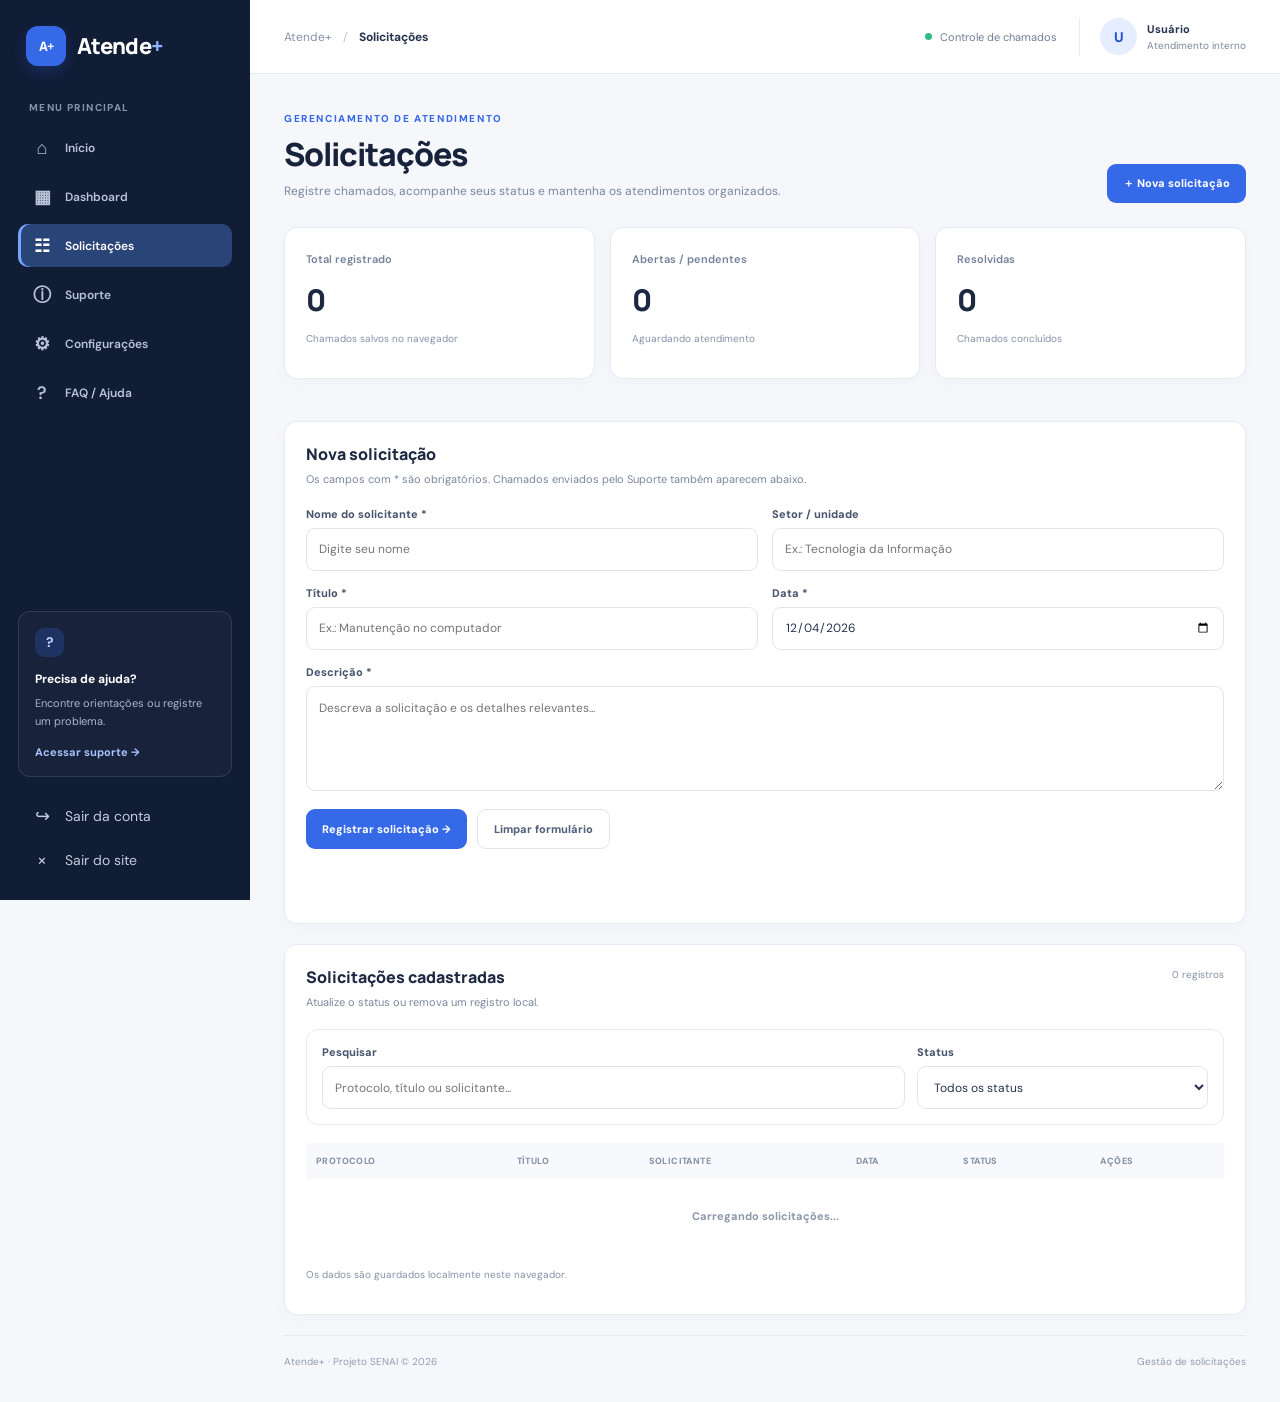
<file: solicitacoes.html>
<!DOCTYPE html>
<html lang="pt-BR">
<head>
    <meta charset="UTF-8">
    <meta name="viewport" content="width=device-width, initial-scale=1.0">
    <title>Solicitações | Atende+</title>

    <link rel="stylesheet" href="css/menu.css">
    <link rel="stylesheet" href="css/app-pages.css">

    <script src="js/tema-compartilhado.js" defer></script>
    <script src="js/logout.js" defer></script>
    <script src="js/solicitacoes.js" defer></script>
</head>

<body>
    <aside class="sidebar">
        <a class="brand" href="menu.html">
            <span class="brand-icon">A+</span>
            <span>Atende<span class="brand-plus">+</span></span>
        </a>

        <p class="sidebar-label">MENU PRINCIPAL</p>

        <nav class="side-nav" aria-label="Menu principal">
            <a href="menu.html" class="nav-item">
                <span class="nav-icon">⌂</span><span>Início</span>
            </a>

            <a href="dashboard-atendimento-unificado.html" class="nav-item">
                <span class="nav-icon">▦</span><span>Dashboard</span>
            </a>

            <a href="solicitacoes.html" class="nav-item active" aria-current="page">
                <span class="nav-icon">☷</span><span>Solicitações</span>
            </a>

            <a href="suporte.html" class="nav-item">
                <span class="nav-icon">ⓘ</span><span>Suporte</span>
            </a>

            <a href="configuracoes.html" class="nav-item">
                <span class="nav-icon">⚙</span><span>Configurações</span>
            </a>

            <a href="faq.html" class="nav-item">
                <span class="nav-icon">?</span><span>FAQ / Ajuda</span>
            </a>
        </nav>

        <div class="sidebar-bottom">
            <div class="help-box">
                <div class="help-symbol">?</div>
                <strong>Precisa de ajuda?</strong>
                <p>Encontre orientações ou registre um problema.</p>
                <a href="suporte.html">Acessar suporte →</a>
            </div>

            <button type="button" id="btnSairConta" class="logout-button">
                <span class="nav-icon">↪</span>
                <span>Sair da conta</span>
            </button>

            <button type="button" id="btnSairSite" class="logout-button">
                <span class="nav-icon">×</span>
                <span>Sair do site</span>
            </button>
        </div>
    </aside>

    <main class="main-content">
        <header class="topbar">
            <div class="breadcrumb">
                <span>Atende+</span>
                <span class="breadcrumb-separator">/</span>
                <strong>Solicitações</strong>
            </div>

            <div class="topbar-right">
                <div class="system-status">
                    <span class="online-dot"></span>
                    Controle de chamados
                </div>

                <div class="user-profile">
                    <div class="user-avatar" id="userAvatar">U</div>

                    <div class="user-info">
                        <strong id="nomeUsuario">Usuário</strong>
                        <span id="emailUsuario">Atendimento interno</span>
                    </div>
                </div>
            </div>
        </header>

        <div class="app-content">
            <section class="app-heading">
                <div>
                    <span class="eyebrow">GERENCIAMENTO DE ATENDIMENTO</span>
                    <h1>Solicitações</h1>
                    <p>Registre chamados, acompanhe seus status e mantenha os atendimentos organizados.</p>
                </div>

                <a href="#novaSolicitacao" class="app-button">
                    ＋ Nova solicitação
                </a>
            </section>

            <section class="app-grid request-stats" aria-label="Resumo das solicitações">
                <article class="app-card">
                    <span class="app-stat-label">Total registrado</span>
                    <strong id="statTotal" class="app-stat-number">0</strong>
                    <p class="app-muted">Chamados salvos no navegador</p>
                </article>

                <article class="app-card">
                    <span class="app-stat-label">Abertas / pendentes</span>
                    <strong id="statAbertas" class="app-stat-number">0</strong>
                    <p class="app-muted">Aguardando atendimento</p>
                </article>

                <article class="app-card">
                    <span class="app-stat-label">Resolvidas</span>
                    <strong id="statResolvidas" class="app-stat-number">0</strong>
                    <p class="app-muted">Chamados concluídos</p>
                </article>
            </section>

            <section class="app-card" id="novaSolicitacao">
                <div class="app-card-heading">
                    <div>
                        <h2>Nova solicitação</h2>
                        <p>Os campos com * são obrigatórios. Chamados enviados pelo Suporte também aparecem abaixo.</p>
                    </div>
                </div>

                <form class="app-form" id="formSolicitacao">
                    <div class="app-form-grid">
                        <div class="app-field">
                            <label for="solicitante">Nome do solicitante *</label>
                            <input
                                id="solicitante"
                                name="solicitante"
                                maxlength="100"
                                autocomplete="name"
                                placeholder="Digite seu nome"
                                required>
                        </div>

                        <div class="app-field">
                            <label for="setor">Setor / unidade</label>
                            <input
                                id="setor"
                                name="setor"
                                maxlength="80"
                                placeholder="Ex.: Tecnologia da Informação">
                        </div>
                    </div>

                    <div class="app-form-grid">
                        <div class="app-field">
                            <label for="titulo">Título *</label>
                            <input
                                id="titulo"
                                name="titulo"
                                maxlength="140"
                                placeholder="Ex.: Manutenção no computador"
                                required>
                        </div>

                        <div class="app-field">
                            <label for="data">Data *</label>
                            <input
                                id="data"
                                name="data"
                                type="date"
                                required>
                        </div>
                    </div>

                    <div class="app-field">
                        <label for="descricao">Descrição *</label>
                        <textarea
                            id="descricao"
                            name="descricao"
                            minlength="5"
                            maxlength="3000"
                            placeholder="Descreva a solicitação e os detalhes relevantes..."
                            required></textarea>
                    </div>

                    <div class="form-actions">
                        <button class="app-button" type="submit">
                            Registrar solicitação →
                        </button>

                        <button class="app-button secondary" type="reset">
                            Limpar formulário
                        </button>
                    </div>

                    <p id="mensagemSolicitacao" class="app-message" aria-live="polite"></p>
                </form>
            </section>

            <section class="app-card">
                <div class="app-card-heading">
                    <div>
                        <h2>Solicitações cadastradas</h2>
                        <p>Atualize o status ou remova um registro local.</p>
                    </div>

                    <span class="app-muted" id="contadorSolicitacoes">0 registros</span>
                </div>

                <div class="app-filter">
                    <div class="app-field">
                        <label for="buscaSolicitacao">Pesquisar</label>
                        <input
                            type="search"
                            id="buscaSolicitacao"
                            placeholder="Protocolo, título ou solicitante...">
                    </div>

                    <div class="app-field">
                        <label for="filtroSolicitacao">Status</label>
                        <select id="filtroSolicitacao">
                            <option value="">Todos os status</option>
                            <option value="aberta">Aberta / Pendente</option>
                            <option value="andamento">Em atendimento</option>
                            <option value="resolvida">Resolvida</option>
                            <option value="cancelada">Cancelada</option>
                        </select>
                    </div>
                </div>

                <div class="app-table-wrap">
                    <table class="app-table">
                        <thead>
                            <tr>
                                <th>Protocolo</th>
                                <th>Título</th>
                                <th>Solicitante</th>
                                <th>Data</th>
                                <th>Status</th>
                                <th>Ações</th>
                            </tr>
                        </thead>

                        <tbody id="tabelaCorpo">
                            <tr>
                                <td colspan="6" class="empty-state">
                                    Carregando solicitações...
                                </td>
                            </tr>
                        </tbody>
                    </table>
                </div>

                <p id="avisoArmazenamento" class="app-muted" style="margin-top:12px">
                    Os dados são guardados localmente neste navegador.
                </p>
            </section>

            <footer class="page-footer">
                <span>Atende+ · Projeto SENAI © 2026</span>
                <span>Gestão de solicitações</span>
            </footer>
        </div>
    </main>
</body>
</html>
</file>
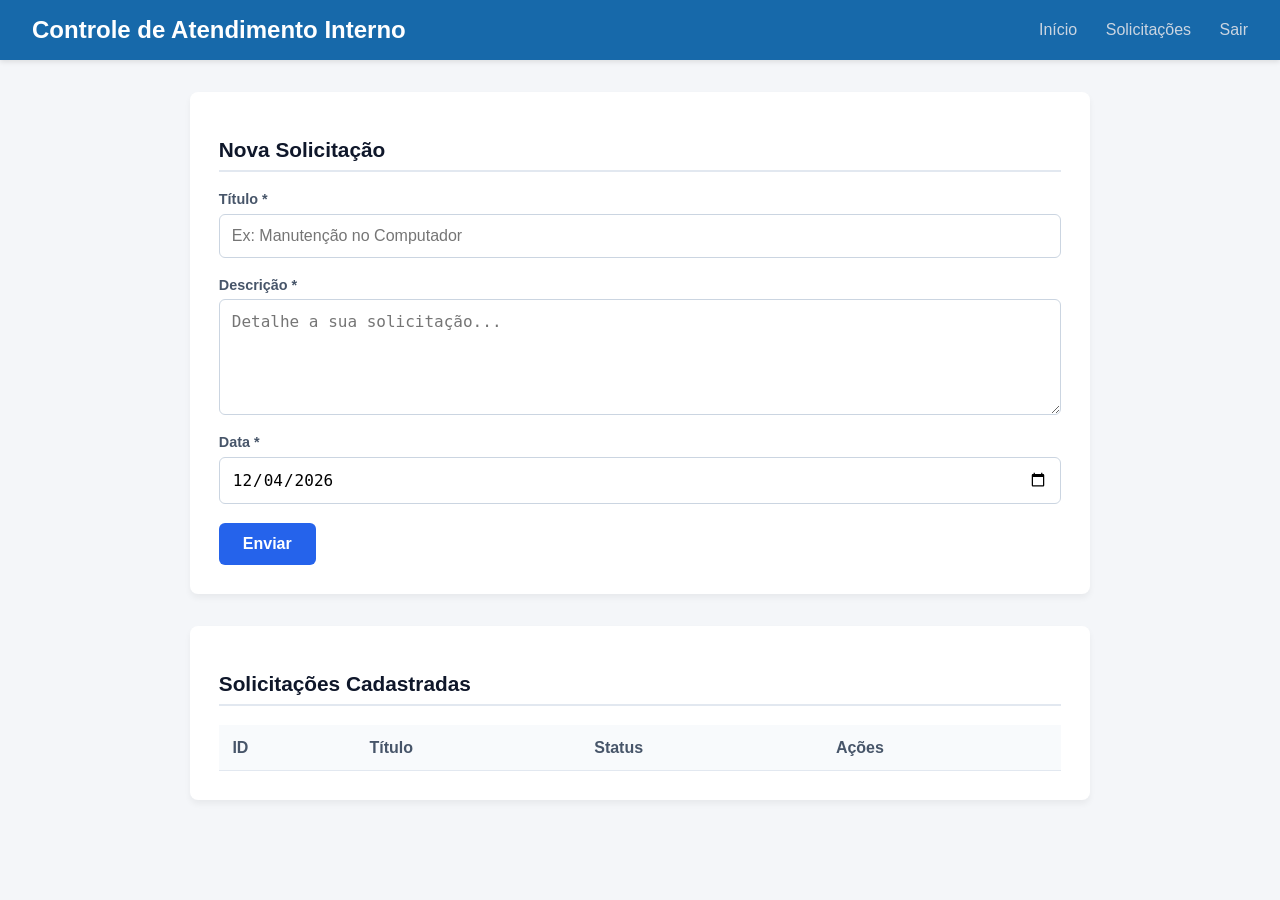
<file: Solicitaçoes.html>
<!DOCTYPE html>
<html lang="pt-BR">
<head>
  <meta charset="UTF-8">
  <meta name="viewport" content="width=device-width, initial-scale=1.0">
  <title>Controle de Atendimento - Solicitações</title>
  <!-- Aponta para o teu ficheiro CSS exclusivo para não afetar as outras páginas -->
  <link rel="stylesheet" href="css/Solicitações.css"> 
</head>
<body class="solicitacoes-body">

  <header class="solicitacoes-header">
    <h1>Controle de Atendimento Interno</h1>
    <nav class="solicitacoes-nav">
      <a href="index.html">Início</a>
      <a href="Solicitações.html">Solicitações</a>
      <a href="login.html">Sair</a>
    </nav>
  </header>

  <main class="solicitacoes-container">
    <!-- SEÇÃO 1: FORMULÁRIO DE NOVA SOLICITAÇÃO (Item 4) -->
    <section class="solicitacoes-card">
      <h2>Nova Solicitação</h2>
      <form id="formSolicitacao">
        <div class="solicitacoes-campo">
          <label for="titulo">Título *</label>
          <input type="text" id="titulo" required placeholder="Ex: Manutenção no Computador">
        </div>

        <div class="solicitacoes-campo">
          <label for="descricao">Descrição *</label>
          <textarea id="descricao" required placeholder="Detalhe a sua solicitação..."></textarea>
        </div>

        <div class="solicitacoes-campo">
          <label for="data">Data *</label>
          <input type="date" id="data" required>
        </div>

        <button type="submit" class="btn-solicitacao">Enviar</button>
      </form>
    </section>

    <!-- SEÇÃO 2: LISTA DE SOLICITAÇÕES (Item 5) -->
    <section class="solicitacoes-card">
      <h2>Solicitações Cadastradas</h2>
      <table class="tabela-solicitacoes">
        <thead>
          <tr>
            <th>ID</th>
            <th>Título</th>
            <th>Status</th>
            <th>Ações</th>
          </tr>
        </thead>
        <tbody id="tabelaCorpo">
          <!-- Os itens adicionados pelo formulário aparecerão aqui -->
        </tbody>
      </table>
    </section>
  </main>

  <!-- Importa o script JavaScript que controla a lógica -->
  <script src="js/solicitacoes.js"></script>
</body>
</html>
</file>
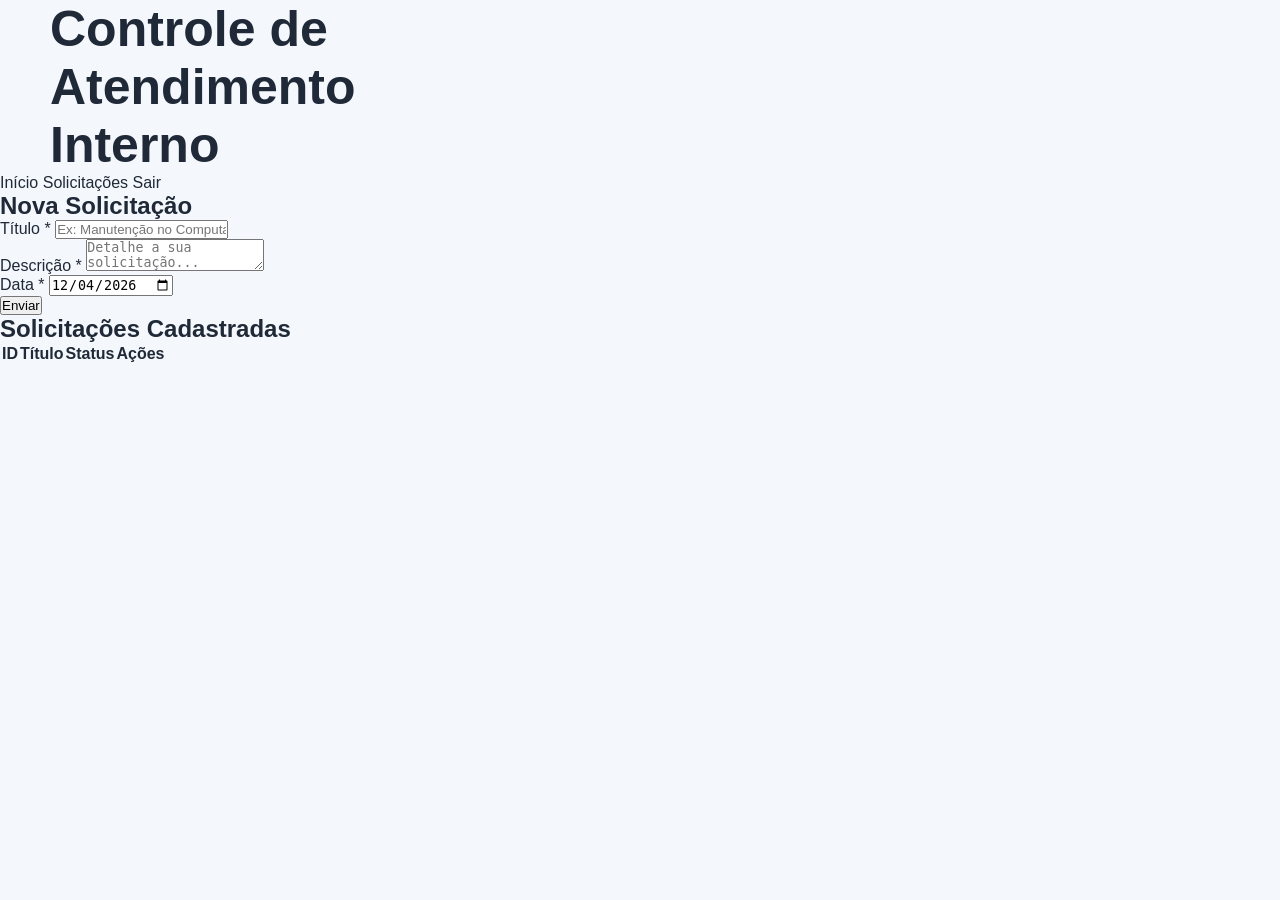
<file: Solicitações.html>
<!DOCTYPE html>
<html lang="pt-BR">
<head>
  <meta charset="UTF-8">
  <meta name="viewport" content="width=device-width, initial-scale=1.0">
  <title>Controle de Atendimento - Solicitações</title>
  <!-- Importa o CSS principal do projeto -->
  <link rel="stylesheet" href="css/style.css"> 
</head>
<body>

  <header>
    <h1>Controle de Atendimento Interno</h1>
    <nav>
      <a href="index.html">Início</a>
      <a href="solicitacoes.html">Solicitações</a>
      <a href="login.html">Sair</a>
    </nav>
  </header>

  <main class="container">
    <!-- SEÇÃO 1: FORMULÁRIO DE NOVA SOLICITAÇÃO (Item 4) -->
    <section class="card">
      <h2>Nova Solicitação</h2>
      <form id="formSolicitacao">
        <div class="campo">
          <label for="titulo">Título *</label>
          <input type="text" id="titulo" required placeholder="Ex: Manutenção no Computador">
        </div>

        <div class="campo">
          <label for="descricao">Descrição *</label>
          <textarea id="descricao" required placeholder="Detalhe a sua solicitação..."></textarea>
        </div>

        <div class="campo">
          <label for="data">Data *</label>
          <input type="date" id="data" required>
        </div>

        <button type="submit" class="btn">Enviar</button>
      </form>
    </section>

    <!-- SEÇÃO 2: LISTA DE SOLICITAÇÕES (Item 5) -->
    <section class="card">
      <h2>Solicitações Cadastradas</h2>
      <table>
        <thead>
          <tr>
            <th>ID</th>
            <th>Título</th>
            <th>Status</th>
            <th>Ações</th>
          </tr>
        </thead>
        <tbody id="tabelaCorpo">
          <!-- Os itens adicionados pelo formulário aparecerão aqui -->
        </tbody>
      </table>
    </section>
  </main>

  <!-- Importa o script JavaScript que controla a lógica -->
  <script src="js/solicitacoes.js"></script>
</body>
</html>
</file>
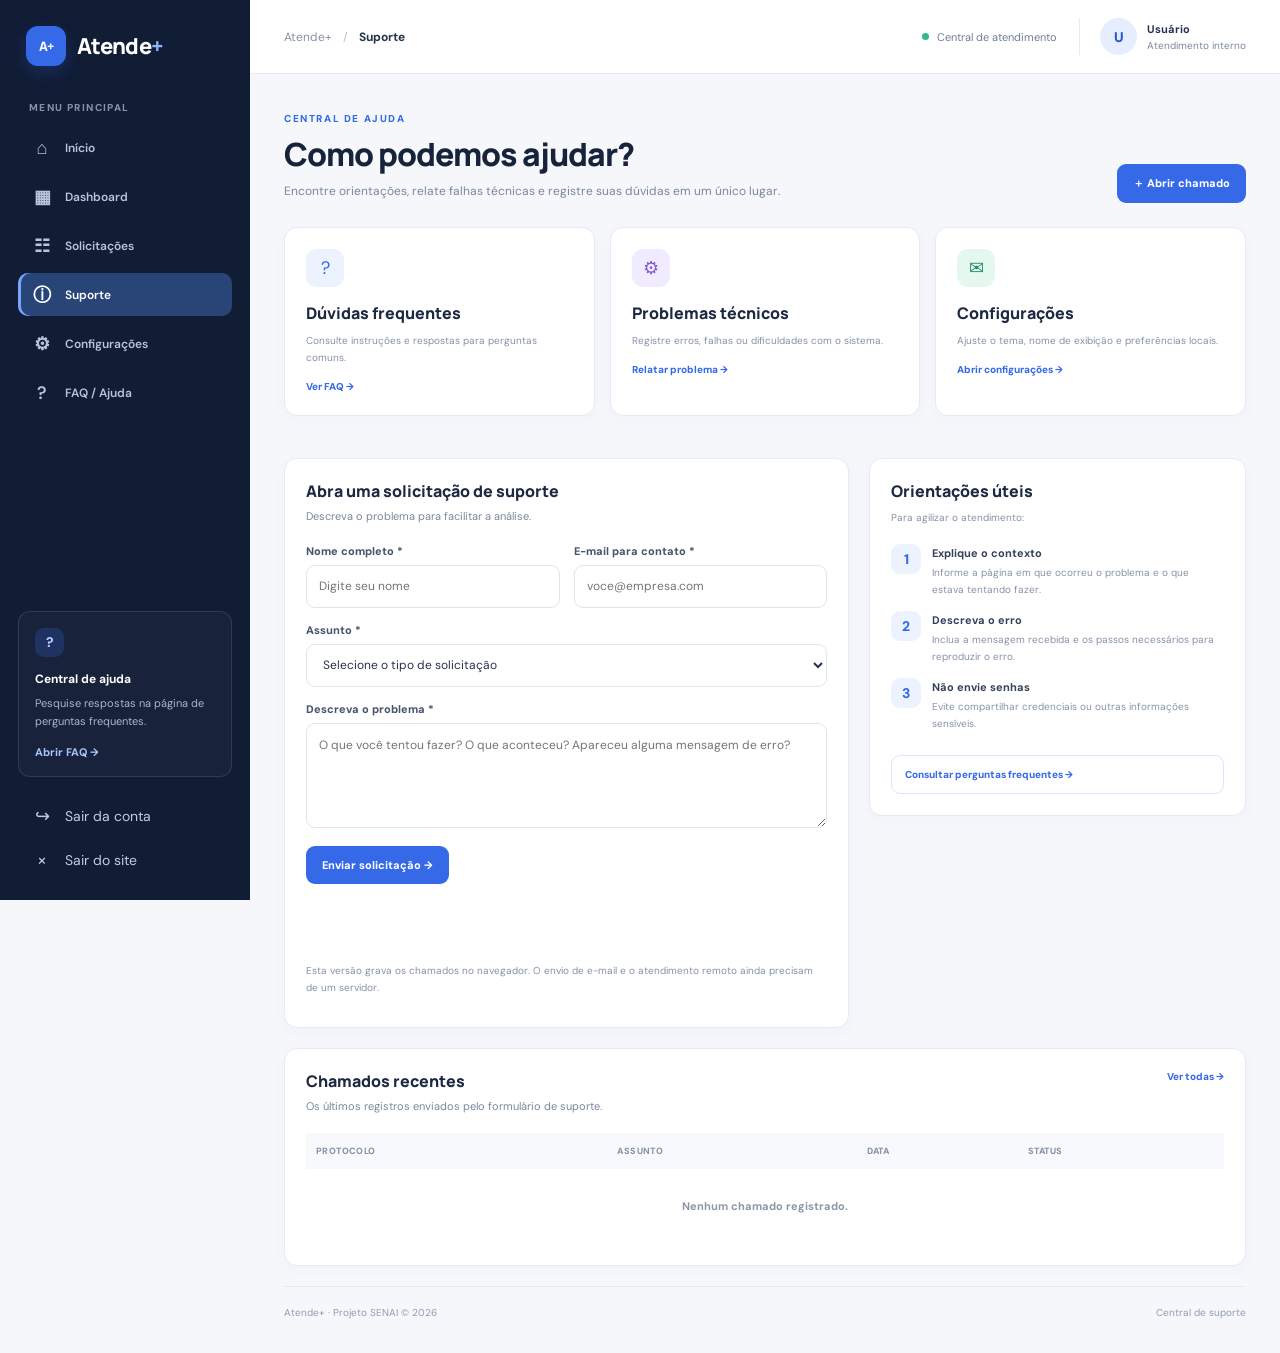
<file: suporte.html>
<!DOCTYPE html>
<html lang="pt-BR">
<head>
    <meta charset="UTF-8">
    <meta name="viewport" content="width=device-width, initial-scale=1.0">
    <title>Suporte | Atende+</title>

    <link rel="stylesheet" href="css/menu.css">
    <link rel="stylesheet" href="css/app-pages.css">

    <script src="js/tema-compartilhado.js" defer></script>
    <script src="js/logout.js" defer></script>
    <script src="js/suporte.js" defer></script>
</head>

<body>
    <aside class="sidebar">
        <a class="brand" href="menu.html">
            <span class="brand-icon">A+</span>
            <span>Atende<span class="brand-plus">+</span></span>
        </a>

        <p class="sidebar-label">MENU PRINCIPAL</p>

        <nav class="side-nav" aria-label="Menu principal">
            <a href="menu.html" class="nav-item">
                <span class="nav-icon">⌂</span><span>Início</span>
            </a>

            <a href="dashboard-atendimento-unificado.html" class="nav-item">
                <span class="nav-icon">▦</span><span>Dashboard</span>
            </a>

            <a href="solicitacoes.html" class="nav-item">
                <span class="nav-icon">☷</span><span>Solicitações</span>
            </a>

            <a href="suporte.html" class="nav-item active" aria-current="page">
                <span class="nav-icon">ⓘ</span><span>Suporte</span>
            </a>

            <a href="configuracoes.html" class="nav-item">
                <span class="nav-icon">⚙</span><span>Configurações</span>
            </a>

            <a href="faq.html" class="nav-item">
                <span class="nav-icon">?</span><span>FAQ / Ajuda</span>
            </a>
        </nav>

        <div class="sidebar-bottom">
            <div class="help-box">
                <div class="help-symbol">?</div>
                <strong>Central de ajuda</strong>
                <p>Pesquise respostas na página de perguntas frequentes.</p>
                <a href="faq.html">Abrir FAQ →</a>
            </div>

            <button type="button" id="btnSairConta" class="logout-button">
                <span class="nav-icon">↪</span>
                <span>Sair da conta</span>
            </button>

            <button type="button" id="btnSairSite" class="logout-button">
                <span class="nav-icon">×</span>
                <span>Sair do site</span>
            </button>
        </div>
    </aside>

    <main class="main-content">
        <header class="topbar">
            <div class="breadcrumb">
                <span>Atende+</span>
                <span class="breadcrumb-separator">/</span>
                <strong>Suporte</strong>
            </div>

            <div class="topbar-right">
                <div class="system-status">
                    <span class="online-dot"></span>
                    Central de atendimento
                </div>

                <div class="user-profile">
                    <div class="user-avatar" id="userAvatar">U</div>

                    <div class="user-info">
                        <strong id="nomeUsuario">Usuário</strong>
                        <span id="emailUsuario">Atendimento interno</span>
                    </div>
                </div>
            </div>
        </header>

        <div class="app-content">
            <section class="app-heading">
                <div>
                    <span class="eyebrow">CENTRAL DE AJUDA</span>
                    <h1>Como podemos ajudar?</h1>
                    <p>Encontre orientações, relate falhas técnicas e registre suas dúvidas em um único lugar.</p>
                </div>

                <a href="#formSuporte" class="app-button">＋ Abrir chamado</a>
            </section>

            <section class="app-grid support-cards">
                <a class="app-card" href="faq.html">
                    <span class="stat-icon icon-blue">?</span>
                    <h2 style="margin-top:15px">Dúvidas frequentes</h2>
                    <p class="app-muted" style="margin-top:8px">Consulte instruções e respostas para perguntas comuns.</p>
                    <span class="text-link">Ver FAQ →</span>
                </a>

                <a class="app-card" href="#formSuporte">
                    <span class="stat-icon icon-purple">⚙</span>
                    <h2 style="margin-top:15px">Problemas técnicos</h2>
                    <p class="app-muted" style="margin-top:8px">Registre erros, falhas ou dificuldades com o sistema.</p>
                    <span class="text-link">Relatar problema →</span>
                </a>

                <a class="app-card" href="configuracoes.html">
                    <span class="stat-icon icon-green">✉</span>
                    <h2 style="margin-top:15px">Configurações</h2>
                    <p class="app-muted" style="margin-top:8px">Ajuste o tema, nome de exibição e preferências locais.</p>
                    <span class="text-link">Abrir configurações →</span>
                </a>
            </section>

            <section class="content-columns">
                <article class="app-card">
                    <div class="app-card-heading">
                        <div>
                            <h2>Abra uma solicitação de suporte</h2>
                            <p>Descreva o problema para facilitar a análise.</p>
                        </div>
                    </div>

                    <form id="formSuporte" class="app-form">
                        <div class="app-form-grid">
                            <div class="app-field">
                                <label for="nomeSuporte">Nome completo *</label>
                                <input
                                    id="nomeSuporte"
                                    name="nome"
                                    maxlength="100"
                                    autocomplete="name"
                                    required
                                    placeholder="Digite seu nome">
                            </div>

                            <div class="app-field">
                                <label for="emailSuporte">E-mail para contato *</label>
                                <input
                                    id="emailSuporte"
                                    name="email"
                                    type="email"
                                    maxlength="150"
                                    autocomplete="email"
                                    required
                                    placeholder="voce@empresa.com">
                            </div>
                        </div>

                        <div class="app-field">
                            <label for="assuntoSuporte">Assunto *</label>
                            <select id="assuntoSuporte" name="assunto" required>
                                <option value="" disabled selected>Selecione o tipo de solicitação</option>
                                <option>Dúvida sobre o sistema</option>
                                <option>Problema técnico</option>
                                <option>Acesso ou login</option>
                                <option>Solicitação de melhoria</option>
                                <option>Outro assunto</option>
                            </select>
                        </div>

                        <div class="app-field">
                            <label for="mensagemSuporte">Descreva o problema *</label>
                            <textarea
                                id="mensagemSuporte"
                                name="mensagem"
                                minlength="5"
                                maxlength="3000"
                                required
                                placeholder="O que você tentou fazer? O que aconteceu? Apareceu alguma mensagem de erro?"></textarea>
                        </div>

                        <div class="form-actions">
                            <button type="submit" class="app-button">
                                Enviar solicitação →
                            </button>
                        </div>

                        <p id="mensagemSuporteStatus" class="app-message" aria-live="polite"></p>

                        <p class="app-muted">
                            Esta versão grava os chamados no navegador. O envio de e-mail e o atendimento remoto ainda precisam de um servidor.
                        </p>
                    </form>
                </article>

                <aside class="app-card">
                    <h2>Orientações úteis</h2>
                    <p class="app-muted" style="margin:7px 0 18px">Para agilizar o atendimento:</p>

                    <div class="info-list">
                        <div class="info-row">
                            <span class="info-mark">1</span>
                            <div>
                                <strong>Explique o contexto</strong>
                                <p>Informe a página em que ocorreu o problema e o que estava tentando fazer.</p>
                            </div>
                        </div>

                        <div class="info-row">
                            <span class="info-mark">2</span>
                            <div>
                                <strong>Descreva o erro</strong>
                                <p>Inclua a mensagem recebida e os passos necessários para reproduzir o erro.</p>
                            </div>
                        </div>

                        <div class="info-row">
                            <span class="info-mark">3</span>
                            <div>
                                <strong>Não envie senhas</strong>
                                <p>Evite compartilhar credenciais ou outras informações sensíveis.</p>
                            </div>
                        </div>
                    </div>

                    <a class="secondary-button" href="faq.html" style="margin-top:23px">
                        Consultar perguntas frequentes →
                    </a>
                </aside>
            </section>

            <section class="app-card">
                <div class="app-card-heading">
                    <div>
                        <h2>Chamados recentes</h2>
                        <p>Os últimos registros enviados pelo formulário de suporte.</p>
                    </div>

                    <a class="text-link" href="solicitacoes.html">Ver todas →</a>
                </div>

                <div class="app-table-wrap">
                    <table class="app-table">
                        <thead>
                            <tr>
                                <th>Protocolo</th>
                                <th>Assunto</th>
                                <th>Data</th>
                                <th>Status</th>
                            </tr>
                        </thead>

                        <tbody id="tabelaSuporteRecentes">
                            <tr>
                                <td colspan="4" class="empty-state">Nenhum chamado registrado.</td>
                            </tr>
                        </tbody>
                    </table>
                </div>
            </section>

            <footer class="page-footer">
                <span>Atende+ · Projeto SENAI © 2026</span>
                <span>Central de suporte</span>
            </footer>
        </div>
    </main>
</body>
</html>
</file>
<file: css/style.css>
.topo {
    display: flex;
    justify-content: center;
}

h1{
    display: flex;
    width: 300px;
    font-size: 50px;
    margin-left: 50px;
}

.menu{ display :flex;
    align-items: center;
}






/* =====================================================
   CONFIGURAÇÕES GERAIS
===================================================== */

* {
    margin: 0;
    padding: 0;
    box-sizing: border-box;
}

body {
    font-family: Arial, Helvetica, sans-serif;
    background-color: #f4f7fb;
    color: #1f2937;
}

a {
    text-decoration: none;
    color: inherit;
}


/* =====================================================
   LOGIN
===================================================== */

.login-page {
    min-height: 100vh;
    display: flex;
}


/* =====================================================
   LADO ESQUERDO
===================================================== */

.login-aside {
    width: 45%;
    min-height: 100vh;
    background: linear-gradient(145deg, #1769AA, #1769aa);
    color: white;
    padding: 50px;
    display: flex;
    flex-direction: column;
    justify-content: space-between;
}

.brand {
    display: flex;
    align-items: center;
    gap: 10px;
    font-size: 28px;
    font-weight: bold;
}

.brand strong {
    color: #58c7ff;
}

.brand-icon {
    width: 42px;
    height: 42px;
    border-radius: 10px;
    background-color: white;
    color: #0f4c81;
    display: flex;
    align-items: center;
    justify-content: center;
    font-size: 25px;
    font-weight: bold;
}

.aside-content {
    max-width: 520px;
    margin-top: auto;
    margin-bottom: auto;
}

.eyebrow {
    font-size: 12px;
    font-weight: bold;
    letter-spacing: 1.5px;
    margin-bottom: 15px;
    opacity: 0.85;
}

.aside-content h1 {
    font-size: 48px;
    line-height: 1.1;
    margin-bottom: 20px;
}

.aside-content p {
    font-size: 18px;
    line-height: 1.6;
    opacity: 0.92;
}

.aside-info {
    display: flex;
    align-items: flex-start;
    gap: 15px;
    padding: 18px;
    border: 1px solid rgba(255, 255, 255, 0.25);
    border-radius: 12px;
    background-color: rgba(255, 255, 255, 0.08);
}

.info-icon {
    width: 32px;
    height: 32px;
    border-radius: 50%;
    background-color: #58c7ff;
    color: #0f4c81;
    display: flex;
    justify-content: center;
    align-items: center;
    font-weight: bold;
}

.aside-info strong {
    display: block;
    margin-bottom: 5px;
}

.aside-info small {
    display: block;
    line-height: 1.5;
    opacity: 0.85;
}


/* =====================================================
   ÁREA PRINCIPAL
===================================================== */

.login-main {
    width: 55%;
    min-height: 100vh;
    display: flex;
    align-items: center;
    justify-content: center;
    padding: 40px;
    background-color: #f7f9fc;
}

.login-box {
    width: 100%;
    max-width: 470px;
    background-color: white;
    padding: 45px;
    border-radius: 18px;
    box-shadow: 0 15px 45px rgba(15, 76, 129, 0.12);
}

.login-header {
    margin-bottom: 35px;
}

.login-header h1 {
    font-size: 32px;
    margin-bottom: 10px;
    color: #111827;
}

.login-header p:last-child {
    color: #6b7280;
    line-height: 1.5;
}


/* =====================================================
   FORMULÁRIO
===================================================== */

.login-form {
    display: flex;
    flex-direction: column;
    gap: 20px;
}

.field {
    display: flex;
    flex-direction: column;
    gap: 8px;
}

.field label {
    font-size: 14px;
    font-weight: bold;
    color: #374151;
}

.field input {
    width: 100%;
    height: 50px;
    padding: 0 15px;
    border: 1px solid #d1d5db;
    border-radius: 9px;
    outline: none;
    font-size: 15px;
    transition: 0.2s;
}

.field input:focus {
    border-color: #1769aa;
    box-shadow: 0 0 0 3px rgba(23, 105, 170, 0.12);
}


/* =====================================================
   SENHA
===================================================== */

.password-wrapper {
    position: relative;
}

.password-wrapper input {
    padding-right: 50px;
}

.show-password {
    position: absolute;
    right: 8px;
    top: 50%;
    transform: translateY(-50%);
    border: none;
    background: transparent;
    cursor: pointer;
    font-size: 18px;
}


/* =====================================================
   OPÇÕES
===================================================== */

.login-options {
    display: flex;
    justify-content: space-between;
    align-items: center;
    gap: 10px;
}

.remember {
    display: flex;
    align-items: center;
    gap: 8px;
    font-size: 14px;
    color: #4b5563;
}

.remember input {
    accent-color: #1769aa;
}

.login-link {
    color: #1769aa;
    font-size: 14px;
    font-weight: bold;
}

.login-link:hover {
    text-decoration: underline;
}


/* =====================================================
   BOTÃO
===================================================== */

.login-button {
    width: 100%;
    height: 52px;
    border: none;
    border-radius: 9px;
    background-color: #1769aa;
    color: white;
    font-size: 16px;
    font-weight: bold;
    cursor: pointer;

    display: flex;
    align-items: center;
    justify-content: center;
    gap: 10px;

    transition: 0.2s;
}

.login-button:hover {
    background-color: #0f4c81;
    transform: translateY(-1px);
}

.login-button span {
    font-size: 20px;
}


/* =====================================================
   MENSAGEM
===================================================== */

.form-message {
    text-align: center;
    font-size: 14px;
    color: #1769aa;
    min-height: 18px;
}


/* =====================================================
   SOLICITAÇÃO DE ACESSO
===================================================== */

.register-area {
    margin-top: 30px;
    padding-top: 25px;
    border-top: 1px solid #e5e7eb;
    text-align: center;
}

.register-area p {
    color: #6b7280;
    font-size: 14px;
    margin-bottom: 8px;
}

.register-link {
    color: #1769aa;
    font-weight: bold;
    font-size: 14px;
}


/* =====================================================
   MENU / INDEX
===================================================== */

.topo {
    min-height: 70px;
    padding: 0 40px;
    background-color: #0f4c81;

    display: flex;
    align-items: center;
    justify-content: space-between;

    color: white;
}

.topo h1 {
    width: auto;
    font-size: 30px;
    margin-left: 0;
}

.menu {
    display: flex;
    align-items: center;
    gap: 25px;
}

.menu a {
    color: white;
    font-weight: bold;
    font-size: 15px;
    opacity: 0.9;
}

.menu a:hover,
.menu .selecionado {
    opacity: 1;
    color: #58c7ff;
}



.conteudo {
    max-width: 1200px;
    margin: 0 auto;
    padding: 50px 30px;
}

.secao-principal h2 {
    font-size: 32px;
    margin-bottom: 25px;
}

.painel {
    display: grid;
    grid-template-columns: repeat(3, 1fr);
    gap: 20px;
}

.cartao {
    background-color: white;
    padding: 30px;
    border-radius: 14px;
    box-shadow: 0 8px 25px rgba(0, 0, 0, 0.06);

    display: flex;
    flex-direction: column;
    gap: 10px;
}

.numero {
    font-size: 36px;
    font-weight: bold;
    color: #1769aa;
}

.descricao {
    color: #6b7280;
}



.rodape {
    padding: 25px;
    text-align: center;
    color: #6b7280;
}




@media (max-width: 900px) {

    .login-page {
        flex-direction: column;
    }

    .login-aside,
    .login-main {
        width: 100%;
        min-height: auto;
    }

    .login-aside {
        padding: 35px;
    }

    .aside-content h1 {
        font-size: 38px;
    }

    .login-main {
        padding: 30px 20px;
    }

    .painel {
        grid-template-columns: 1fr;
    }
}


@media (max-width: 600px) {

    .login-box {
        padding: 30px 22px;
    }

    .login-aside {
        padding: 30px 25px;
    }

    .login-header h1 {
        font-size: 27px;
    }

    .aside-content h1 {
        font-size: 32px;
    }

    .topo {
        padding: 20px;
        flex-direction: column;
        gap: 15px;
    }

    .menu {
        gap: 15px;
        flex-wrap: wrap;
        justify-content: center;
    }
}
</file>
<file: css/menu.css>
@import url('https://fonts.googleapis.com/css2?family=DM+Sans:wght@400;500;600;700&family=Manrope:wght@400;500;600;700;800&display=swap');

:root {
    --primary: #3569e8;
    --primary-dark: #2455cc;
    --sidebar: #111c35;
    --text: #26334d;
    --muted: #7b879d;
    --border: #e6ebf3;
    --background: #f5f7fb;
    --white: #fff;
}

* { box-sizing: border-box; }
html { scroll-behavior: smooth; }

body {
    margin: 0;
    min-height: 100vh;
    color: var(--text);
    background: var(--background);
    font: 14px 'DM Sans', Arial, sans-serif;
}

a { color: inherit; text-decoration: none; }
button { font: inherit; }

/* MENU LATERAL */
.sidebar {
    position: fixed;
    inset: 0 auto 0 0;
    z-index: 20;
    display: flex;
    flex-direction: column;
    width: 250px;
    padding: 26px 18px 18px;
    color: #fff;
    background: var(--sidebar);
}

.brand {
    display: flex;
    align-items: center;
    gap: 11px;
    margin: 0 8px 35px;
    font: 800 22px 'Manrope', sans-serif;
    letter-spacing: -.7px;
}

.brand-icon {
    display: grid;
    place-items: center;
    width: 40px;
    height: 40px;
    border-radius: 12px;
    color: #fff;
    background: var(--primary);
    box-shadow: 0 6px 16px #3569e83b;
    font-size: 13px;
}

.brand-plus { color: #8db4ff; }

.sidebar-label {
    margin: 0 11px 12px;
    color: #8692aa;
    font-size: 10px;
    font-weight: 800;
    letter-spacing: 1.4px;
}

.side-nav { display: grid; gap: 6px; }

.nav-item {
    display: flex;
    align-items: center;
    gap: 12px;
    min-height: 43px;
    padding: 11px 13px;
    border-radius: 10px;
    color: #b9c4d8;
    font-size: 12px;
    font-weight: 600;
    transition: background .2s, color .2s;
}

.nav-item:hover { color: #fff; background: #ffffff12; }
.nav-item.active {
    color: #fff;
    background: #294477;
    box-shadow: inset 3px 0 #76a4ff;
}

.nav-icon {
    display: inline-grid;
    place-items: center;
    width: 22px;
    font-size: 18px;
    line-height: 1;
}

.sidebar-bottom { margin-top: auto; }

.help-box {
    padding: 16px;
    margin-bottom: 17px;
    border: 1px solid #ffffff1c;
    border-radius: 12px;
    background: #ffffff08;
}

.help-symbol {
    display: grid;
    place-items: center;
    width: 29px;
    height: 29px;
    margin-bottom: 12px;
    border-radius: 9px;
    color: #b7ceff;
    background: #3569e83d;
    font-weight: 800;
}

.help-box strong { font-size: 12px; }
.help-box p {
    margin: 7px 0 12px;
    color: #aab6ca;
    font-size: 11px;
    line-height: 1.65;
}
.help-box a { color: #a7c4ff; font-size: 11px; font-weight: 700; }

.logout-button {
    display: flex;
    align-items: center;
    gap: 12px;
    width: 100%;
    padding: 13px;
    border: 0;
    border-radius: 9px;
    color: #c2ccdd;
    background: transparent;
    text-align: left;
    cursor: pointer;
}
.logout-button:hover { color: #fff; background: #ffffff12; }

/* CABEÇALHO E ÁREA PRINCIPAL */
.main-content { min-height: 100vh; margin-left: 250px; }

.topbar {
    position: sticky;
    top: 0;
    z-index: 10;
    display: flex;
    align-items: center;
    justify-content: space-between;
    gap: 20px;
    min-height: 74px;
    padding: 14px 34px;
    border-bottom: 1px solid var(--border);
    background: #ffffffed;
    backdrop-filter: blur(12px);
}

.breadcrumb {
    display: flex;
    align-items: center;
    gap: 11px;
    color: #8792a7;
    font-size: 12px;
}
.breadcrumb-separator { color: #bdc5d2; }
.breadcrumb strong { color: var(--text); }
.topbar-right { display: flex; align-items: center; gap: 22px; }
.system-status { display: flex; align-items: center; gap: 8px; color: #6f7e95; font-size: 11px; }
.online-dot { width: 7px; height: 7px; border-radius: 50%; background: #2fbd86; }
.user-profile { display: flex; align-items: center; gap: 10px; padding-left: 20px; border-left: 1px solid var(--border); }
.user-avatar { display: grid; place-items: center; width: 37px; height: 37px; border-radius: 50%; color: #2455cc; background: #e6edff; font-weight: 800; }
.user-info { display: grid; gap: 3px; max-width: 180px; }
.user-info strong { overflow: hidden; font-size: 11px; text-overflow: ellipsis; white-space: nowrap; }
.user-info span { overflow: hidden; color: var(--muted); font-size: 10px; text-overflow: ellipsis; white-space: nowrap; }
.page-content { max-width: 1600px; padding: 34px 34px 24px; margin: 0 auto; }

.welcome-section, .page-heading {
    display: flex;
    align-items: center;
    justify-content: space-between;
    gap: 22px;
    margin-bottom: 27px;
}

.eyebrow { color: var(--primary); font-size: 10px; font-weight: 800; letter-spacing: 1.6px; }
.welcome-section h1, .page-heading h1 {
    margin: 9px 0 8px;
    color: #17233b;
    font: 800 clamp(26px, 3vw, 32px)/1.2 'Manrope', sans-serif;
    letter-spacing: -1px;
}
.welcome-section p, .page-heading p { max-width: 700px; margin: 0; color: var(--muted); font-size: 12px; line-height: 1.8; }

.primary-button {
    display: inline-flex;
    align-items: center;
    justify-content: center;
    gap: 8px;
    padding: 12px 16px;
    border: 0;
    border-radius: 9px;
    color: #fff;
    background: var(--primary);
    font-size: 11px;
    font-weight: 700;
    white-space: nowrap;
    cursor: pointer;
    transition: background .2s, transform .2s;
}
.primary-button:hover { background: var(--primary-dark); transform: translateY(-1px); }

/* INDICADORES */
.stats-grid { display: grid; grid-template-columns: repeat(4, minmax(0, 1fr)); gap: 15px; margin-bottom: 22px; }
.stat-card { min-width: 0; padding: 19px; border: 1px solid var(--border); border-radius: 13px; background: var(--white); box-shadow: 0 4px 16px #243b6507; }
.stat-top { display: flex; align-items: center; justify-content: space-between; gap: 10px; }
.stat-label { color: #748198; font-size: 11px; font-weight: 600; }
.stat-icon, .shortcut-icon { display: grid; place-items: center; flex-shrink: 0; width: 38px; height: 38px; border-radius: 11px; font-size: 18px; }
.icon-blue { color: #3569e8; background: #edf2ff; }
.icon-orange { color: #c9821e; background: #fff3df; }
.icon-purple { color: #8159d0; background: #f1ebff; }
.icon-green { color: #218b68; background: #e5f8ef; }
.stat-number { display: block; margin-top: 14px; color: #1d2941; font: 800 30px 'Manrope', sans-serif; letter-spacing: -1px; }
.stat-description { display: block; margin-top: 5px; color: #929db0; font-size: 10px; line-height: 1.5; }

/* PAINÉIS E TABELAS */
.content-grid { display: grid; grid-template-columns: minmax(0, 1.65fr) minmax(270px, .9fr); gap: 19px; margin-bottom: 29px; }
.panel, .settings-card, .faq-card {
    min-width: 0;
    padding: 22px;
    margin-bottom: 20px;
    border: 1px solid var(--border);
    border-radius: 13px;
    background: #fff;
    box-shadow: 0 4px 16px #243b6506;
}
.panel-heading { display: flex; align-items: flex-start; justify-content: space-between; gap: 15px; margin-bottom: 20px; }
.panel-heading h2, .section-title h2, .settings-card h2, .faq-card h2 { margin: 0; color: #1d2941; font: 800 15px 'Manrope', sans-serif; letter-spacing: -.3px; }
.panel-heading p, .section-title p { margin: 6px 0 0; color: var(--muted); font-size: 10px; line-height: 1.6; }
.text-link { color: var(--primary); font-size: 10px; font-weight: 800; white-space: nowrap; }
.table-wrapper { overflow-x: auto; }
table { width: 100%; border-collapse: collapse; text-align: left; }
thead { background: #f7f9fc; }
th { padding: 12px 10px; color: #8591a6; font-size: 9px; font-weight: 800; text-transform: uppercase; letter-spacing: .4px; }
td { padding: 14px 10px; border-bottom: 1px solid #edf0f6; color: #69768c; font-size: 10px; vertical-align: middle; }
tbody tr:last-child td { border-bottom: 0; }
td:first-child { color: #526079; font-weight: 700; }
.status-badge { display: inline-block; padding: 5px 8px; border-radius: 20px; font-size: 9px; font-weight: 800; white-space: nowrap; }
.status-pendente { color: #a96a12; background: #fff2d9; }
.status-andamento { color: #7654c5; background: #f0eaff; }
.status-concluida { color: #16865e; background: #e4f8ef; }
.status-cancelada { color: #b6414e; background: #fff0f1; }
.empty-state { padding: 28px 10px; color: #8b96a9; text-align: center; white-space: normal; line-height: 1.7; }
.data-note { padding-top: 13px; margin: 8px 0 0; border-top: 1px solid #f0f2f7; color: #929db0; font-size: 9px; line-height: 1.7; }

/* RESUMO E PROGRESSO */
.completion-summary { padding: 16px; border: 1px solid #edf0f7; border-radius: 11px; background: #fafbfe; }
.completion-heading { display: flex; align-items: center; justify-content: space-between; gap: 12px; }
.summary-label { color: #6d7a91; font-size: 10px; }
.completion-summary strong { color: var(--primary); font: 800 22px 'Manrope', sans-serif; }
.progress-track { overflow: hidden; height: 7px; margin: 13px 0 10px; border-radius: 10px; background: #e9edf6; }
.progress-value { width: 0; height: 100%; border-radius: 10px; background: linear-gradient(90deg, #3569e8, #83a2fa); transition: width .35s ease; }
.completion-summary p { margin: 0; color: #8b96a9; font-size: 9px; line-height: 1.6; }
.distribution { display: grid; gap: 17px; padding: 23px 2px; }
.distribution-row { display: flex; align-items: center; justify-content: space-between; gap: 12px; color: #68758b; font-size: 11px; }
.distribution-row strong { color: #192640; }
.distribution-row span { display: flex; align-items: center; gap: 9px; }
.legend-dot { display: inline-block; width: 9px; height: 9px; border-radius: 3px; }
.dot-orange { background: #e8a23d; }
.dot-purple { background: #906de0; }
.dot-green { background: #29aa7e; }
.secondary-button { display: flex; align-items: center; justify-content: space-between; gap: 12px; padding: 12px 13px; border: 1px solid #dce5fb; border-radius: 9px; color: var(--primary); font-size: 10px; font-weight: 800; transition: background .2s; }
.secondary-button:hover { background: #f3f6ff; }

/* ACESSO RÁPIDO */
.shortcuts-section { margin-bottom: 28px; }
.section-title { margin-bottom: 16px; }
.shortcuts-grid { display: grid; grid-template-columns: repeat(3, minmax(0, 1fr)); gap: 14px; }
.shortcut-card { display: flex; align-items: center; gap: 12px; min-width: 0; padding: 17px; border: 1px solid var(--border); border-radius: 12px; background: #fff; transition: transform .2s, border-color .2s, box-shadow .2s; }
.shortcut-card:hover { transform: translateY(-2px); border-color: #cad8fb; box-shadow: 0 10px 24px #243b650b; }
.shortcut-icon { width: 40px; height: 40px; font-size: 19px; }
.shortcut-copy { display: grid; gap: 5px; min-width: 0; flex: 1; }
.shortcut-copy strong { color: #293650; font-size: 11px; }
.shortcut-copy small { color: var(--muted); font-size: 9px; line-height: 1.5; }
.shortcut-arrow { color: var(--primary); font-size: 17px; }
.page-footer { display: flex; align-items: center; justify-content: space-between; gap: 14px; padding: 19px 0 0; border-top: 1px solid var(--border); color: #929db0; font-size: 10px; }

/* PÁGINAS DE CONFIGURAÇÕES E FAQ */
.page-heading { align-items: flex-end; }
.content-columns { display: grid; grid-template-columns: minmax(0, 1.2fr) minmax(260px, .8fr); gap: 20px; align-items: start; }
.settings-card h2, .faq-card h2 { font-size: 16px; }
.card-description { margin: 7px 0 20px; color: var(--muted); font-size: 11px; line-height: 1.7; }

.settings-form { display: grid; gap: 17px; }
.settings-field { display: grid; gap: 7px; }
.settings-field label { color: #48556d; font-size: 11px; font-weight: 800; }
.settings-field input, .settings-field select, .search-field input {
    width: 100%;
    min-height: 43px;
    padding: 11px 12px;
    border: 1px solid #dfe5ef;
    border-radius: 9px;
    outline: none;
    background: #fff;
    color: #26334d;
    font: 12px 'DM Sans', sans-serif;
}
.settings-field input:focus, .settings-field select:focus, .search-field input:focus { border-color: #8eabf7; box-shadow: 0 0 0 3px #3569e814; }
.settings-help { margin: 0; color: #8b96a9; font-size: 10px; line-height: 1.6; }
.settings-options { display: grid; margin-top: 2px; border-top: 1px solid #edf0f6; }
.setting-option { display: flex; align-items: center; justify-content: space-between; gap: 16px; padding: 15px 0; border-bottom: 1px solid #edf0f6; }
.setting-option strong { display: block; margin-bottom: 4px; color: #35415a; font-size: 11px; }
.setting-option p { margin: 0; color: #8792a7; font-size: 10px; line-height: 1.6; }
.setting-option input[type="checkbox"] { width: 18px; height: 18px; flex-shrink: 0; accent-color: var(--primary); cursor: pointer; }
.form-actions { display: flex; flex-wrap: wrap; gap: 10px; margin-top: 3px; }
.secondary-action, .danger-action {
    display: inline-flex;
    align-items: center;
    justify-content: center;
    min-height: 39px;
    padding: 10px 14px;
    border: 1px solid #dfe5f0;
    border-radius: 9px;
    background: #fff;
    color: #526079;
    font-size: 11px;
    font-weight: 800;
    cursor: pointer;
}
.secondary-action:hover { background: #f5f7fc; }
.inline-message { min-height: 16px; margin: 0; color: #16865e; font-size: 11px; line-height: 1.6; }
.info-list { display: grid; gap: 13px; margin-top: 17px; }
.info-row { display: flex; align-items: flex-start; gap: 11px; }
.info-mark { display: grid; place-items: center; width: 30px; height: 30px; flex-shrink: 0; border-radius: 9px; color: var(--primary); background: #edf2ff; font-weight: 800; }
.info-row strong { display: block; margin: 2px 0 4px; font-size: 11px; }
.info-row p { margin: 0; color: var(--muted); font-size: 10px; line-height: 1.7; }

/* FAQ */
.faq-tools { display: grid; grid-template-columns: 1fr auto; gap: 10px; margin-bottom: 17px; }
.search-field { position: relative; }
.search-field input { padding-left: 38px; }
.search-field span { position: absolute; top: 50%; left: 13px; color: #8d98aa; transform: translateY(-50%); }
.faq-categories { display: flex; flex-wrap: wrap; gap: 8px; margin-bottom: 3px; }
.faq-filter { padding: 9px 12px; border: 1px solid #e0e6f0; border-radius: 9px; background: #fff; color: #67748b; font-size: 10px; font-weight: 800; cursor: pointer; }
.faq-filter:hover, .faq-filter.active { border-color: #d7e2ff; color: var(--primary); background: #edf2ff; }
.faq-list { display: grid; gap: 10px; }
.faq-item { overflow: hidden; border: 1px solid var(--border); border-radius: 11px; background: #fff; }
.faq-item[hidden] { display: none !important; }
.faq-question { display: flex; align-items: center; justify-content: space-between; gap: 16px; width: 100%; padding: 16px 17px; border: 0; background: #fff; color: #26334d; text-align: left; font-size: 12px; font-weight: 800; cursor: pointer; }
.faq-question:hover { background: #fafbff; }
.faq-question .plus { color: var(--primary); font-size: 19px; font-weight: 500; transition: transform .2s; }
.faq-answer { display: none; padding: 0 17px 17px; color: #78849a; font-size: 11px; line-height: 1.8; }
.faq-item.open .faq-answer { display: block; }
.faq-item.open .faq-question .plus { transform: rotate(45deg); }
.faq-empty { padding: 25px; color: var(--muted); text-align: center; font-size: 12px; }

/* TEMA ESCURO E MODO COMPACTO */
.theme-dark {
    --text: #e4eaf5;
    --muted: #a8b4c9;
    --border: #2a3650;
    --background: #0f1728;
    --white: #172238;
    color: var(--text);
    background: var(--background);
}
.theme-dark .topbar, .theme-dark .panel, .theme-dark .settings-card,
.theme-dark .faq-card, .theme-dark .faq-item, .theme-dark .faq-question,
.theme-dark .shortcut-card, .theme-dark .stat-card {
    background: #172238;
    border-color: #2a3650;
    color: #e4eaf5;
}
.theme-dark .welcome-section h1, .theme-dark .page-heading h1,
.theme-dark .settings-card h2, .theme-dark .faq-card h2,
.theme-dark .panel-heading h2, .theme-dark .faq-question,
.theme-dark .shortcut-copy strong, .theme-dark .stat-number,
.theme-dark .distribution-row strong { color: #eaf0fb; }
.theme-dark .settings-field input, .theme-dark .settings-field select,
.theme-dark .search-field input { background: #101a2d; border-color: #34415b; color: #e4eaf5; }
.theme-dark .secondary-action, .theme-dark .faq-filter { background: #172238; border-color: #34415b; color: #c2cce0; }
.theme-dark .faq-question:hover { background: #1d2b44; }
.theme-dark .completion-summary { background: #101a2d; border-color: #2a3650; }
body.compact-mode .page-content { padding-top: 23px; padding-bottom: 14px; }
body.compact-mode .panel, body.compact-mode .settings-card, body.compact-mode .faq-card { padding: 16px; }
body.compact-mode .stat-card { padding: 14px; }

@media (max-width: 1200px) {
    .sidebar { width: 225px; }
    .main-content { margin-left: 225px; }
    .page-content, .topbar { padding-right: 24px; padding-left: 24px; }
    .stats-grid { grid-template-columns: repeat(2, minmax(0, 1fr)); }
    .content-grid, .content-columns { grid-template-columns: 1fr; }
}
@media (max-width: 760px) {
    .sidebar { position: relative; width: 100%; padding: 15px 16px; }
    .brand { margin: 0 5px 16px; }
    .sidebar-label, .sidebar-bottom { display: none; }
    .side-nav { display: flex; gap: 6px; overflow-x: auto; padding-bottom: 2px; }
    .nav-item { flex: 0 0 auto; gap: 7px; min-height: 40px; padding: 10px 12px; font-size: 11px; }
    .nav-icon { font-size: 16px; }
    .main-content { margin-left: 0; }
    .topbar { position: static; min-height: 62px; padding: 12px 18px; }
    .system-status { display: none; }
    .topbar-right { gap: 10px; }
    .user-profile { padding-left: 0; border-left: 0; }
    .page-content { padding: 27px 17px 18px; }
    .welcome-section, .page-heading { align-items: flex-start; flex-direction: column; }
    .welcome-section h1, .page-heading h1 { font-size: 27px; }
    .stat-card { padding: 15px; }
    .stat-label { font-size: 10px; }
    .stat-icon { width: 32px; height: 32px; }
    .stat-number { font-size: 26px; }
    .panel, .settings-card, .faq-card { padding: 16px; }
    .shortcuts-grid { grid-template-columns: 1fr; }
    .page-footer { align-items: flex-start; flex-direction: column; }
    .faq-tools { grid-template-columns: 1fr; }
}
@media (max-width: 440px) {
    .stats-grid { grid-template-columns: 1fr; }
    .breadcrumb { font-size: 10px; }
    .user-info { max-width: 135px; }
    .panel-heading { flex-direction: column; }
    .text-link { align-self: flex-start; }
    th, td { padding-right: 8px; padding-left: 8px; }
}
@media (prefers-reduced-motion: reduce) {
    *, *::before, *::after { scroll-behavior: auto !important; transition-duration: .01ms !important; }
}
</file>
<file: css/app-pages.css>
/* ESTILO COMPARTILHADO: DASHBOARD, SOLICITAÇÕES E SUPORTE */

.app-content {
    max-width: 1600px;
    padding: 34px;
    margin: 0 auto;
}

.app-heading {
    display: flex;
    align-items: flex-end;
    justify-content: space-between;
    gap: 20px;
    margin-bottom: 24px;
}

.app-heading h1 {
    margin: 9px 0 8px;
    font: 800 clamp(26px, 3vw, 32px)/1.2 'Manrope', 'DM Sans', sans-serif;
    letter-spacing: -1px;
    color: #17233b;
}

.app-heading p {
    max-width: 750px;
    margin: 0;
    color: var(--muted, #7b879d);
    font-size: 12px;
    line-height: 1.8;
}

.app-grid {
    display: grid;
    grid-template-columns: repeat(3, minmax(0, 1fr));
    gap: 15px;
    margin-bottom: 22px;
}

.dashboard-stats {
    grid-template-columns: repeat(4, minmax(0, 1fr));
}

.dashboard-summary {
    grid-template-columns: minmax(0, 1.2fr) minmax(260px, .8fr);
}

.request-stats {
    grid-template-columns: repeat(3, minmax(0, 1fr));
}

.support-cards {
    grid-template-columns: repeat(3, minmax(0, 1fr));
}

.app-card {
    min-width: 0;
    padding: 21px;
    margin-bottom: 20px;
    border: 1px solid var(--border, #e6ebf3);
    border-radius: 13px;
    background: var(--white, #fff);
    box-shadow: 0 4px 16px #243b6507;
}

.app-card h2 {
    margin: 0;
    color: #1d2941;
    font: 800 16px 'Manrope', sans-serif;
}

.app-card-heading {
    display: flex;
    align-items: flex-start;
    justify-content: space-between;
    gap: 12px;
    margin-bottom: 18px;
}

.app-card-heading p {
    margin: 6px 0 0;
    color: var(--muted, #7b879d);
    font-size: 11px;
    line-height: 1.6;
}

.app-stat-label {
    color: #748198;
    font-size: 11px;
    font-weight: 600;
}

.app-stat-number {
    display: block;
    margin-top: 12px;
    color: #1d2941;
    font: 800 30px 'Manrope', sans-serif;
}

.app-button {
    display: inline-flex;
    align-items: center;
    justify-content: center;
    gap: 8px;
    padding: 12px 16px;
    border: 0;
    border-radius: 9px;
    background: #3569e8;
    color: #fff;
    font-size: 11px;
    font-weight: 800;
    cursor: pointer;
    transition: background .2s, transform .2s;
}

.app-button:hover {
    background: #2455cc;
    transform: translateY(-1px);
}

.app-button.secondary {
    border: 1px solid #dfe5f0;
    background: #fff;
    color: #526079;
}

.app-button.secondary:hover {
    background: #f5f7fc;
    transform: none;
}

.app-form {
    display: grid;
    gap: 15px;
}

.app-form-grid {
    display: grid;
    grid-template-columns: repeat(2, minmax(0, 1fr));
    gap: 14px;
}

.app-field {
    display: grid;
    gap: 7px;
}

.app-field label {
    color: #48556d;
    font-size: 11px;
    font-weight: 800;
}

.app-field input,
.app-field select,
.app-field textarea,
.app-filter input,
.app-filter select {
    width: 100%;
    min-height: 43px;
    padding: 11px 12px;
    border: 1px solid #dfe5ef;
    border-radius: 9px;
    outline: none;
    background: #fff;
    color: #26334d;
    font: 12px 'DM Sans', sans-serif;
}

.app-field textarea {
    min-height: 105px;
    resize: vertical;
    line-height: 1.7;
}

.app-field input:focus,
.app-field select:focus,
.app-field textarea:focus,
.app-filter input:focus,
.app-filter select:focus {
    border-color: #8eabf7;
    box-shadow: 0 0 0 3px #3569e814;
}

.app-filter {
    display: grid;
    grid-template-columns: minmax(180px, 2fr) minmax(160px, 1fr);
    gap: 12px;
    padding: 15px;
    margin-bottom: 18px;
    border: 1px solid #e6ebf3;
    border-radius: 12px;
    background: #fff;
}

.app-table-wrap {
    overflow-x: auto;
}

.app-table {
    width: 100%;
    border-collapse: collapse;
    text-align: left;
}

.app-table thead {
    background: #f7f9fc;
}

.app-table th {
    padding: 12px 10px;
    color: #8591a6;
    font-size: 9px;
    text-transform: uppercase;
    letter-spacing: .4px;
    white-space: nowrap;
}

.app-table td {
    padding: 13px 10px;
    border-bottom: 1px solid #edf0f6;
    color: #69768c;
    font-size: 11px;
    vertical-align: middle;
}

.app-table tbody tr:last-child td {
    border-bottom: 0;
}

.app-table .empty-state {
    padding: 28px 10px;
    color: #8b96a9;
    text-align: center;
    line-height: 1.7;
}

.app-badge {
    display: inline-block;
    padding: 5px 8px;
    border-radius: 20px;
    font-size: 9px;
    font-weight: 800;
    white-space: nowrap;
}

.app-badge.open {
    color: #a96a12;
    background: #fff2d9;
}

.app-badge.progress {
    color: #7654c5;
    background: #f0eaff;
}

.app-badge.done {
    color: #16865e;
    background: #e4f8ef;
}

.app-badge.cancel {
    color: #b6414e;
    background: #fff0f1;
}

.app-muted {
    color: #8591a6;
    font-size: 10px;
    line-height: 1.7;
}

.app-message {
    min-height: 16px;
    color: #16865e;
    font-size: 11px;
    line-height: 1.6;
}

.app-delete {
    padding: 7px 9px;
    border: 0;
    border-radius: 7px;
    background: #fff0f1;
    color: #b6414e;
    font-size: 10px;
    font-weight: 800;
    cursor: pointer;
}

.app-delete:hover {
    background: #ffe1e5;
}

.form-actions {
    display: flex;
    flex-wrap: wrap;
    gap: 10px;
}

.app-chart-row {
    display: grid;
    grid-template-columns: 130px minmax(40px, 1fr) 30px;
    gap: 12px;
    align-items: center;
    margin: 16px 0;
    color: #67748b;
    font-size: 11px;
}

.app-track {
    height: 10px;
    overflow: hidden;
    border-radius: 99px;
    background: #eef2f7;
}

.app-fill {
    width: 0;
    height: 100%;
    border-radius: 99px;
    background: #3569e8;
    transition: width .25s;
}

.app-quicklinks {
    display: flex;
    flex-wrap: wrap;
    gap: 10px;
    margin-top: 15px;
}

.text-link {
    color: #3569e8;
    font-size: 10px;
    font-weight: 800;
}

.content-columns {
    display: grid;
    grid-template-columns: minmax(0, 1.2fr) minmax(260px, .8fr);
    gap: 20px;
    align-items: start;
}

.info-list {
    display: grid;
    gap: 13px;
    margin-top: 17px;
}

.info-row {
    display: flex;
    align-items: flex-start;
    gap: 11px;
}

.info-mark {
    display: grid;
    place-items: center;
    width: 30px;
    height: 30px;
    flex-shrink: 0;
    border-radius: 9px;
    color: #3569e8;
    background: #edf2ff;
    font-weight: 800;
}

.info-row strong {
    display: block;
    margin: 2px 0 4px;
    color: #35415a;
    font-size: 11px;
}

.info-row p {
    margin: 0;
    color: #8792a7;
    font-size: 10px;
    line-height: 1.7;
}

.secondary-button {
    display: flex;
    align-items: center;
    justify-content: space-between;
    gap: 12px;
    padding: 12px 13px;
    border: 1px solid #dce5fb;
    border-radius: 9px;
    color: #3569e8;
    font-size: 10px;
    font-weight: 800;
}

.secondary-button:hover {
    background: #f3f6ff;
}

/* MODO ESCURO: sincronizado com Configurações */

body.theme-dark {
    --text: #e4eaf5;
    --muted: #a8b4c9;
    --border: #2a3650;
    --background: #0f1728;
    --white: #172238;
    color: #e4eaf5;
    background: #0f1728;
}

.theme-dark .main-content {
    color: #e4eaf5;
    background: #0f1728;
}

.theme-dark .topbar,
.theme-dark .app-card,
.theme-dark .app-filter {
    border-color: #2a3650;
    background: #172238;
    color: #e4eaf5;
}

.theme-dark .app-heading h1,
.theme-dark .app-card h2,
.theme-dark .app-stat-number,
.theme-dark .app-table td,
.theme-dark .info-row strong {
    color: #e4eaf5;
}

.theme-dark .app-table thead {
    background: #101a2d;
}

.theme-dark .app-table th {
    color: #a8b4c9;
}

.theme-dark .app-table td {
    border-color: #2a3650;
}

.theme-dark .app-field input,
.theme-dark .app-field select,
.theme-dark .app-field textarea,
.theme-dark .app-filter input,
.theme-dark .app-filter select {
    border-color: #34415b;
    background: #101a2d;
    color: #e4eaf5;
}

.theme-dark .app-button.secondary,
.theme-dark .secondary-button {
    border-color: #34415b;
    background: #172238;
    color: #c2cce0;
}

.theme-dark .app-muted,
.theme-dark .app-card-heading p,
.theme-dark .info-row p {
    color: #a8b4c9;
}

.theme-dark .app-track {
    background: #2a3650;
}

.theme-dark .app-chart-row {
    color: #c4cee0;
}

.theme-dark .app-delete {
    background: #3a202d;
    color: #ffc4cc;
}

/* MODO COMPACTO */

body.compact-mode .app-content {
    padding-top: 22px;
    padding-bottom: 15px;
}

body.compact-mode .app-card {
    padding: 15px;
}

@media (max-width: 1100px) {
    .app-content {
        padding: 25px 23px;
    }

    .app-grid,
    .dashboard-stats,
    .request-stats,
    .support-cards {
        grid-template-columns: repeat(2, minmax(0, 1fr));
    }

    .dashboard-summary,
    .content-columns {
        grid-template-columns: 1fr;
    }
}

@media (max-width: 760px) {
    .app-content {
        padding: 24px 16px;
    }

    .app-heading {
        align-items: flex-start;
        flex-direction: column;
    }

    .app-grid,
    .dashboard-stats,
    .request-stats,
    .support-cards,
    .dashboard-summary,
    .content-columns {
        grid-template-columns: 1fr;
    }

    .app-form-grid,
    .app-filter {
        grid-template-columns: 1fr;
    }

    .app-card {
        padding: 17px;
    }

    .app-table {
        min-width: 620px;
    }

    .app-chart-row {
        grid-template-columns: 100px minmax(30px, 1fr) 24px;
        gap: 8px;
    }

    .app-quicklinks {
        flex-direction: column;
    }
}
</file>
<file: css/Solicitações.css>
/*style exclusive para gitSOLICITAÇÕES*/

.solicitacoes-body {
  background-color: #f4f6f9;
  color: #333333;
  font-family: 'Segoe UI', Tahoma, Geneva, Verdana, sans-serif;
  margin: 0;
  padding: 0;
}

.solicitacoes-header {
  background-color: #1769AA;
  color: #ffffff;
  padding: 1rem 2rem;
  display: flex;
  justify-content: space-between;
  align-items: center;
  box-shadow: 0 2px 5px rgba(0, 0, 0, 0.1);
}

.solicitacoes-header h1 {
  font-size: 1.5rem;
  font-weight: 600;
  margin: 0;
}

.solicitacoes-nav a {
  color: #cbd5e1;
  text-decoration: none;
  margin-left: 1.5rem;
  font-weight: 500;
  transition: color 0.3s;
}

.solicitacoes-nav a:hover {
  color: #38bdf8;
}

.solicitacoes-container {
  max-width: 900px;
  margin: 2rem auto;
  padding: 0 1rem;
}

.solicitacoes-card {
  background: #ffffff;
  border-radius: 8px;
  padding: 1.8rem;
  margin-bottom: 2rem;
  box-shadow: 0 4px 6px rgba(0, 0, 0, 0.05);
}

.solicitacoes-card h2 {
  color: #0f172a;
  margin-bottom: 1.2rem;
  font-size: 1.3rem;
  border-bottom: 2px solid #e2e8f0;
  padding-bottom: 0.5rem;
}

.solicitacoes-campo {
  margin-bottom: 1.2rem;
  display: flex;
  flex-direction: column;
}

.solicitacoes-campo label {
  font-weight: 600;
  margin-bottom: 0.4rem;
  color: #475569;
  font-size: 0.9rem;
}

.solicitacoes-campo input,
.solicitacoes-campo textarea {
  padding: 0.75rem;
  border: 1px solid #cbd5e1;
  border-radius: 6px;
  font-size: 1rem;
  outline: none;
}

.solicitacoes-campo textarea {
  resize: vertical;
  min-height: 90px;
}

.btn-solicitacao {
  background-color: #2563eb;
  color: #ffffff;
  border: none;
  padding: 0.75rem 1.5rem;
  font-size: 1rem;
  font-weight: 600;
  border-radius: 6px;
  cursor: pointer;
  transition: background-color 0.2s;
}

.btn-solicitacao:hover {
  background-color: #1d4ed8;
}

.tabela-solicitacoes {
  width: 100%;
  border-collapse: collapse;
  margin-top: 1rem;
}

.tabela-solicitacoes th, 
.tabela-solicitacoes td {
  padding: 0.85rem;
  text-align: left;
  border-bottom: 1px solid #e2e8f0;
}

.tabela-solicitacoes th {
  background-color: #f8fafc;
  color: #475569;
  font-weight: 600;
}

.status-tag {
  background-color: #fef3c7;
  color: #92400e;
  padding: 0.25rem 0.6rem;
  border-radius: 12px;
  font-size: 0.85rem;
  font-weight: 600;
}

.btn-excluir {
  background-color: #ef4444;
  color: white;
  border: none;
  padding: 0.4rem 0.8rem;
  border-radius: 4px;
  cursor: pointer;
  font-size: 0.85rem;
}

.btn-excluir:hover {
  background-color: #dc2626;
}
</file>
